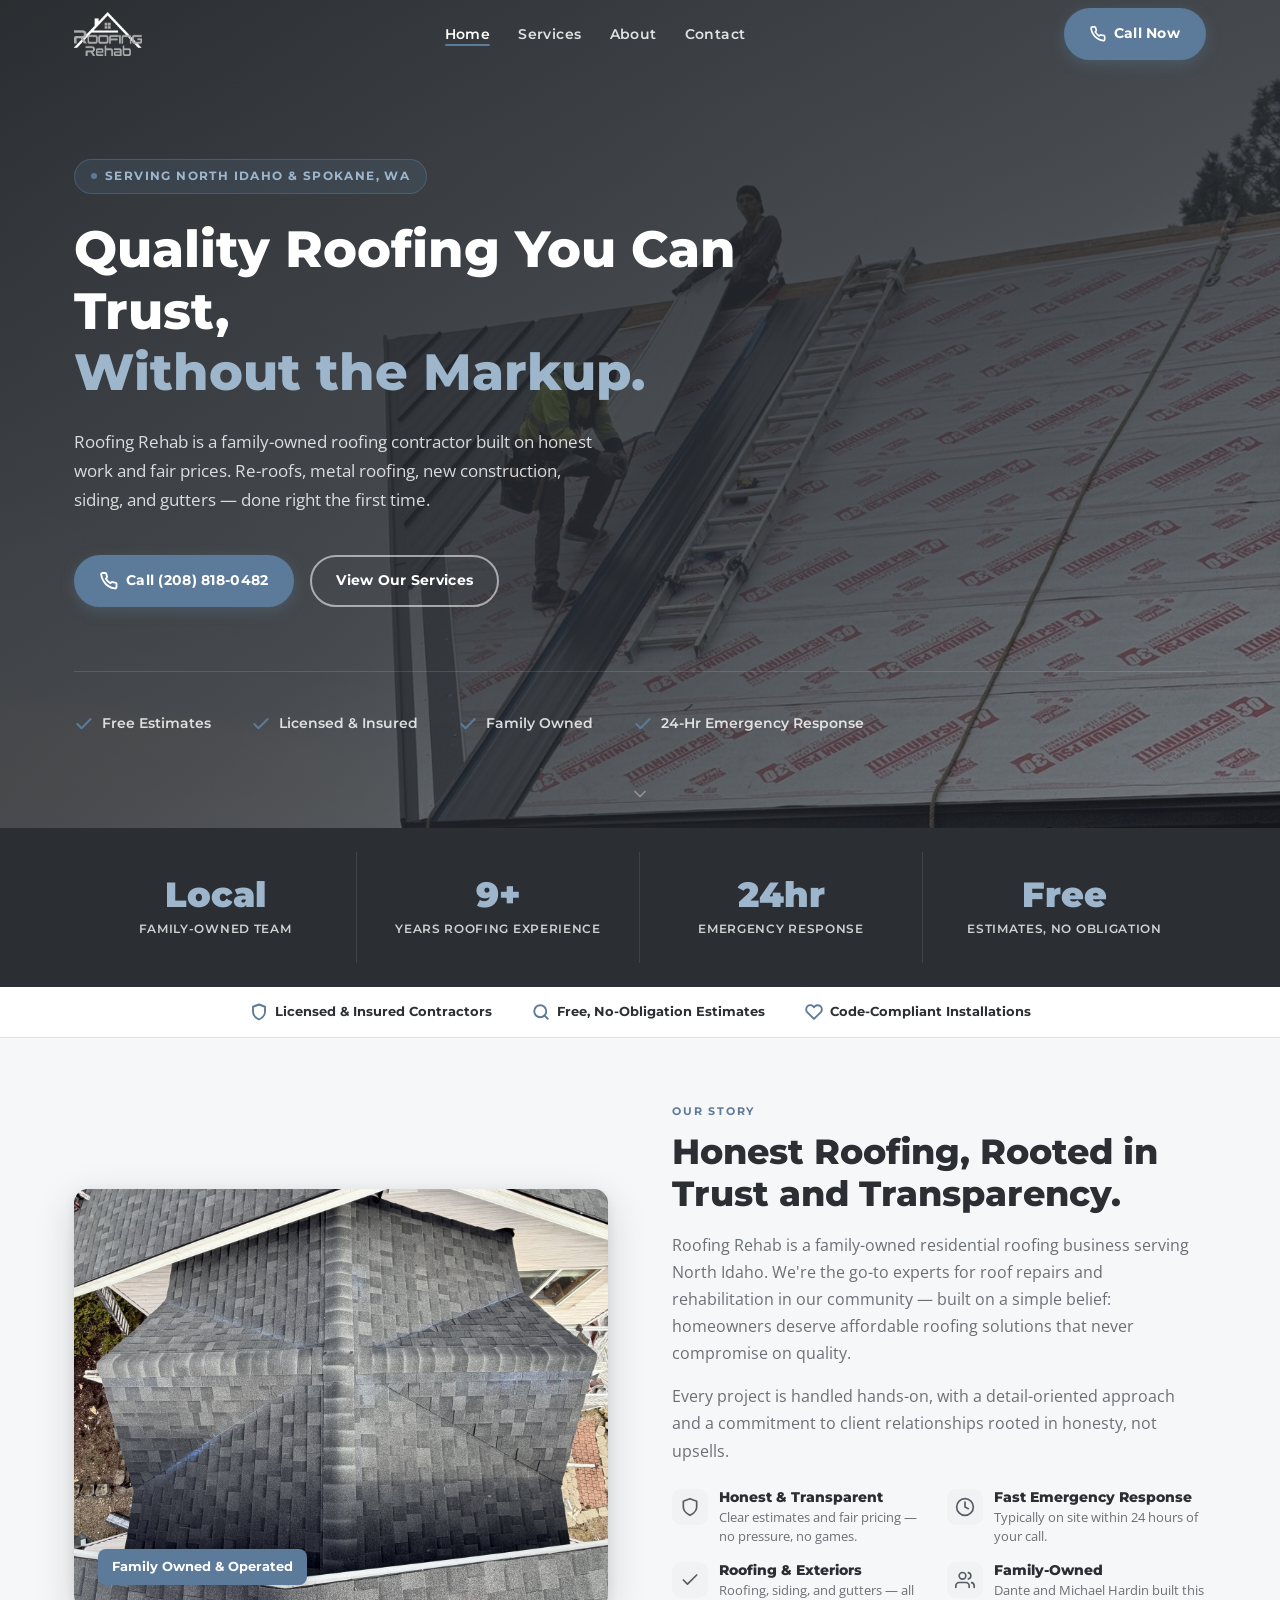
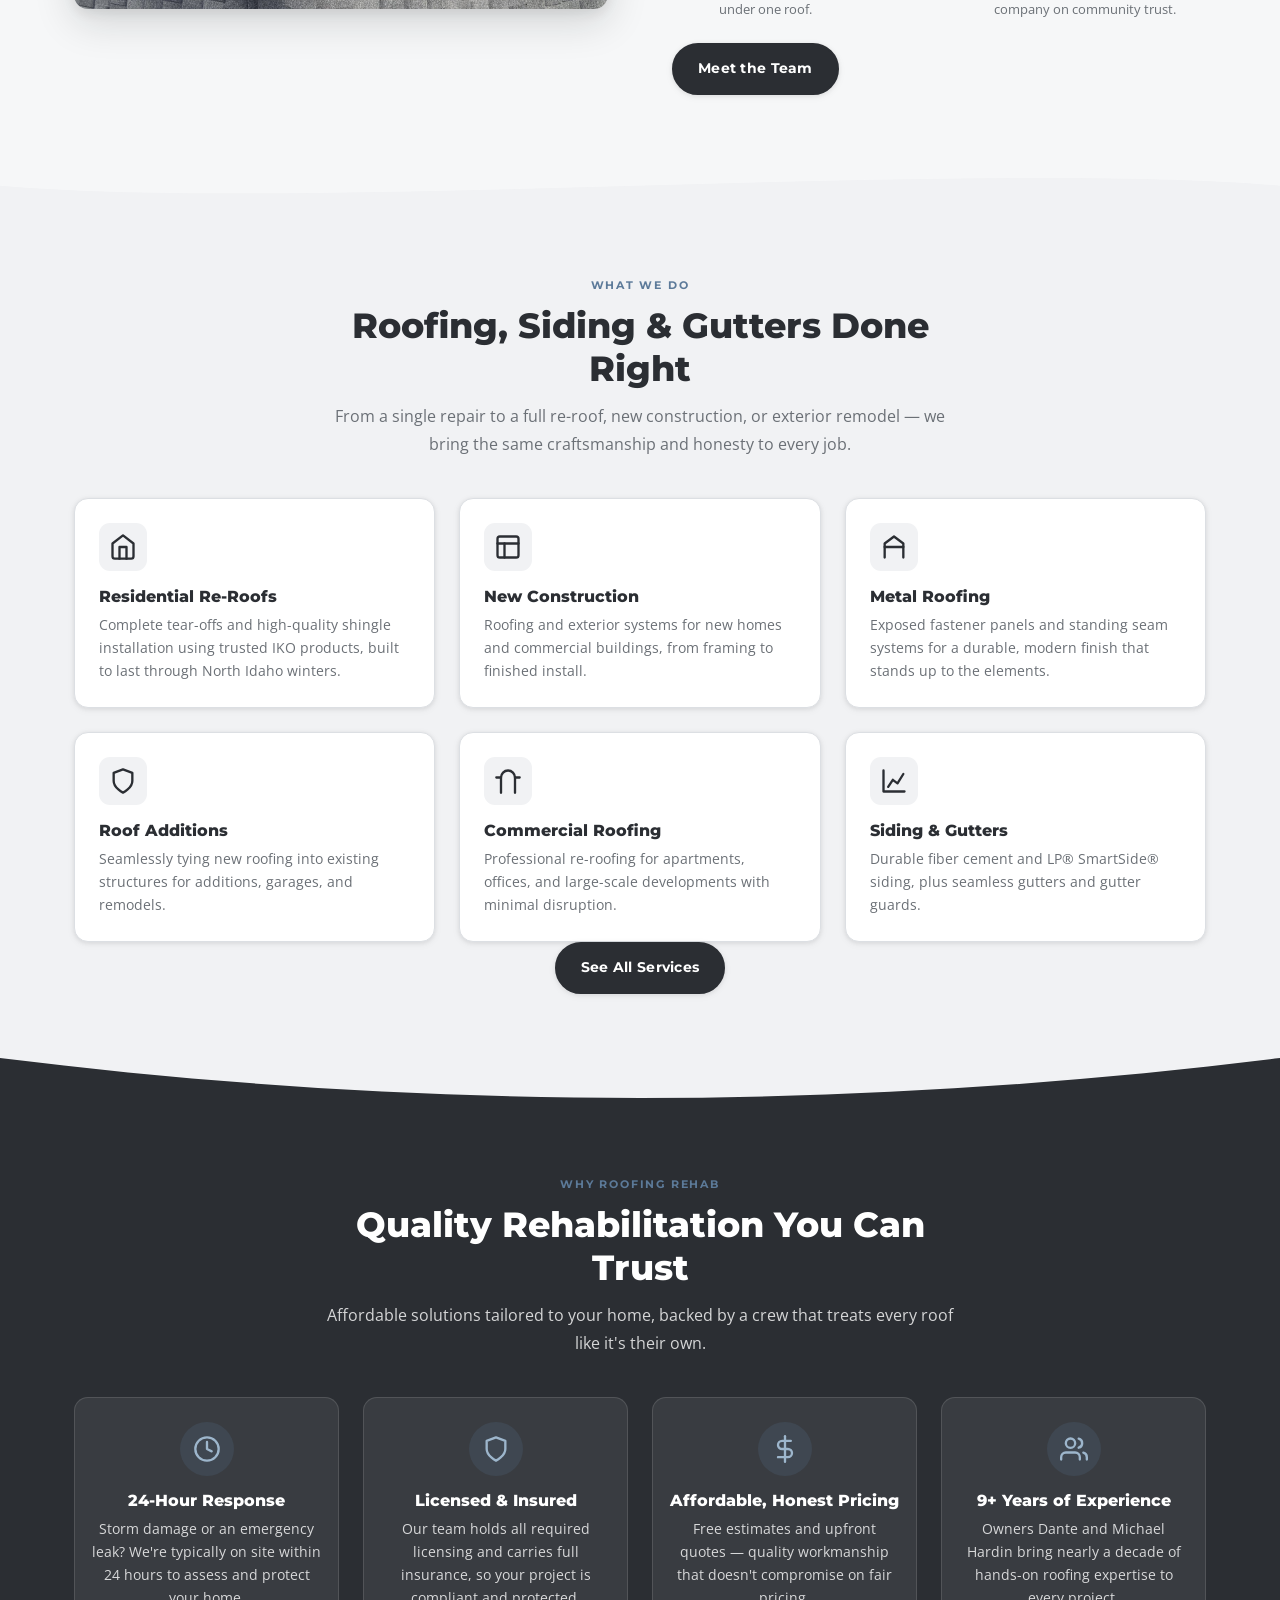
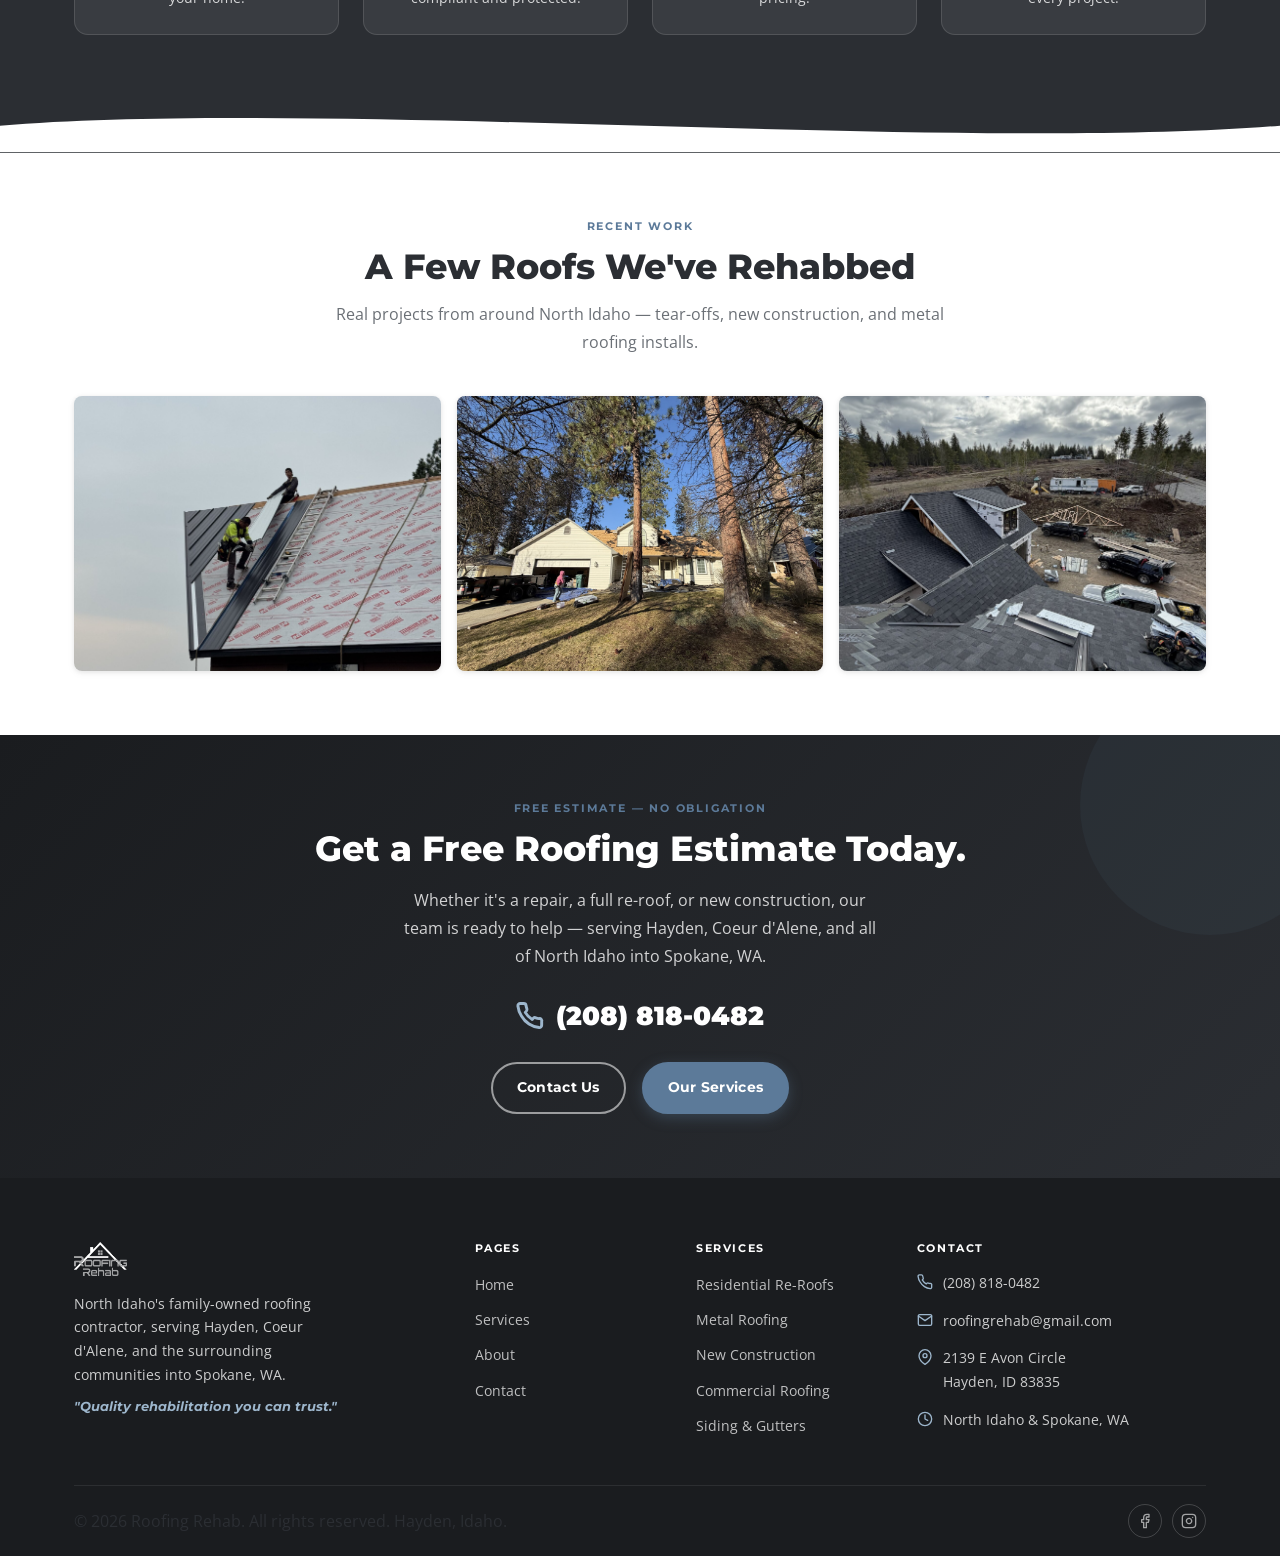
<file: index.html>
<!DOCTYPE html>
<html lang="en" class="no-js">
<head>
  <meta charset="UTF-8" />
  <meta name="viewport" content="width=device-width, initial-scale=1.0" />
  <title>Roofing Rehab | Roofing, Siding & Gutters — Hayden, ID &amp; North Idaho</title>
  <meta name="description" content="Family-owned roofing contractor serving Hayden, Coeur d'Alene &amp; North Idaho into Spokane, WA. Re-roofs, metal roofing, siding &amp; gutters. Free estimates: (208) 818-0482." />
  <link rel="canonical" href="https://roofing-rehab.com/" />

  <!-- Open Graph / Twitter -->
  <meta property="og:type" content="website" />
  <meta property="og:site_name" content="Roofing Rehab" />
  <meta property="og:title" content="Roofing Rehab | Roofing, Siding & Gutters — Hayden, ID & North Idaho" />
  <meta property="og:description" content="Family-owned roofing contractor serving Hayden, Coeur d'Alene & North Idaho into Spokane, WA. Re-roofs, metal roofing, siding & gutters. Free estimates." />
  <meta property="og:url" content="https://roofing-rehab.com/" />
  <meta property="og:image" content="https://roofing-rehab.com/images/og-image.jpg" />
  <meta property="og:image:width" content="1200" />
  <meta property="og:image:height" content="630" />
  <meta property="og:locale" content="en_US" />
  <meta name="twitter:card" content="summary_large_image" />
  <meta name="twitter:title" content="Roofing Rehab | Roofing, Siding & Gutters — Hayden, ID & North Idaho" />
  <meta name="twitter:description" content="Family-owned roofing contractor serving Hayden, Coeur d'Alene & North Idaho into Spokane, WA. Free estimates: (208) 818-0482." />
  <meta name="twitter:image" content="https://roofing-rehab.com/images/og-image.jpg" />

  <!-- Fonts -->
  <link rel="preconnect" href="https://fonts.googleapis.com" />
  <link rel="preconnect" href="https://fonts.gstatic.com" crossorigin />
  <link rel="stylesheet" href="https://fonts.googleapis.com/css2?family=Montserrat:wght@700;800;900&family=Open+Sans:wght@400;500;600&display=swap" />

  <link rel="stylesheet" href="css/styles.css" />
  <link rel="icon" href="images/favicon.ico" sizes="any" />
  <link rel="icon" type="image/png" sizes="32x32" href="images/favicon-32x32.png" />
  <link rel="icon" type="image/png" sizes="16x16" href="images/favicon-16x16.png" />
  <link rel="apple-touch-icon" href="images/apple-touch-icon.png" />

  <!-- LocalBusiness / RoofingContractor structured data -->
  <script type="application/ld+json">
  {
    "@context": "https://schema.org",
    "@type": "RoofingContractor",
    "name": "Roofing Rehab",
    "image": "https://roofing-rehab.com/images/logo-1600.jpg",
    "telephone": "+12088180482",
    "email": "roofingrehab@gmail.com",
    "url": "https://roofing-rehab.com/",
    "address": {
      "@type": "PostalAddress",
      "streetAddress": "2139 E Avon Circle",
      "addressLocality": "Hayden",
      "addressRegion": "ID",
      "postalCode": "83835",
      "addressCountry": "US"
    },
    "areaServed": [
      { "@type": "City", "name": "Hayden, ID" },
      { "@type": "City", "name": "Coeur d'Alene, ID" },
      { "@type": "City", "name": "Post Falls, ID" },
      { "@type": "City", "name": "Rathdrum, ID" },
      { "@type": "City", "name": "Spokane, WA" }
    ],
    "priceRange": "$$",
    "openingHoursSpecification": {
      "@type": "OpeningHoursSpecification",
      "dayOfWeek": ["Monday","Tuesday","Wednesday","Thursday","Friday"],
      "opens": "08:00",
      "closes": "18:00"
    },
    "hasOfferCatalog": {
      "@type": "OfferCatalog",
      "name": "Roofing Services",
      "itemListElement": [
        { "@type": "Offer", "itemOffered": { "@type": "Service", "name": "Residential Re-Roofs" } },
        { "@type": "Offer", "itemOffered": { "@type": "Service", "name": "Metal Roofing" } },
        { "@type": "Offer", "itemOffered": { "@type": "Service", "name": "New Construction Roofing" } },
        { "@type": "Offer", "itemOffered": { "@type": "Service", "name": "Commercial Roofing" } },
        { "@type": "Offer", "itemOffered": { "@type": "Service", "name": "Roof Additions" } },
        { "@type": "Offer", "itemOffered": { "@type": "Service", "name": "Siding Installation" } },
        { "@type": "Offer", "itemOffered": { "@type": "Service", "name": "Seamless Gutters" } },
        { "@type": "Offer", "itemOffered": { "@type": "Service", "name": "Roof Inspections" } },
        { "@type": "Offer", "itemOffered": { "@type": "Service", "name": "Emergency Roof Repair" } }
      ]
    },
    "sameAs": []
  }
  </script>
</head>
<body>

  <!-- Nav -->
  <nav class="nav">
    <div class="nav-inner">
      <a href="index.html" class="nav-logo">
        <img src="images/logo-white.png" alt="Roofing Rehab" />
      </a>
      <ul class="nav-links">
        <li><a href="index.html">Home</a></li>
        <li><a href="services.html">Services</a></li>
        <li><a href="about.html">About</a></li>
        <li><a href="contact.html">Contact</a></li>
      </ul>
      <a href="tel:+12088180482" class="btn btn-primary nav-cta pulse">
        <svg xmlns="http://www.w3.org/2000/svg" width="16" height="16" viewBox="0 0 24 24" fill="none" stroke="currentColor" stroke-width="2.5" stroke-linecap="round" stroke-linejoin="round"><path d="M22 16.92v3a2 2 0 0 1-2.18 2 19.79 19.79 0 0 1-8.63-3.07A19.5 19.5 0 0 1 4.69 12 19.79 19.79 0 0 1 1.62 3.46a2 2 0 0 1 1.99-2.17h3a2 2 0 0 1 2 1.72c.127.96.361 1.903.7 2.81a2 2 0 0 1-.45 2.11L7.91 8.91a16 16 0 0 0 6 6l.93-.94a2 2 0 0 1 2.11-.45c.907.339 1.85.573 2.81.7A2 2 0 0 1 22 16.92z"/></svg>
        Call Now
      </a>
      <div class="nav-hamburger" aria-label="Menu" role="button" tabindex="0">
        <span></span><span></span><span></span>
      </div>
    </div>
    <!-- Mobile Menu -->
    <div class="nav-mobile-menu">
      <a href="index.html">Home</a>
      <a href="services.html">Services</a>
      <a href="about.html">About</a>
      <a href="contact.html">Contact</a>
      <a href="tel:+12088180482" class="btn btn-primary">Call (208) 818-0482</a>
    </div>
  </nav>

  <!-- Hero -->
  <section class="hero">
    <div class="hero-bg">
      <img src="images/metal-roofing-install.jpg" alt="Roofing Rehab crew installing standing seam metal roofing" />
    </div>
    <div class="hero-content container">
      <div class="hero-badge"><span class="badge-dot"></span>Serving North Idaho &amp; Spokane, WA</div>
      <h1>Quality Roofing You Can Trust,<br /><span>Without the Markup.</span></h1>
      <p class="hero-sub">Roofing Rehab is a family-owned roofing contractor built on honest work and fair prices. Re-roofs, metal roofing, new construction, siding, and gutters — done right the first time.</p>
      <div class="hero-actions">
        <a href="tel:+12088180482" class="btn btn-primary pulse">
          <svg xmlns="http://www.w3.org/2000/svg" width="18" height="18" viewBox="0 0 24 24" fill="none" stroke="currentColor" stroke-width="2.5" stroke-linecap="round" stroke-linejoin="round"><path d="M22 16.92v3a2 2 0 0 1-2.18 2 19.79 19.79 0 0 1-8.63-3.07A19.5 19.5 0 0 1 4.69 12 19.79 19.79 0 0 1 1.62 3.46a2 2 0 0 1 1.99-2.17h3a2 2 0 0 1 2 1.72c.127.96.361 1.903.7 2.81a2 2 0 0 1-.45 2.11L7.91 8.91a16 16 0 0 0 6 6l.93-.94a2 2 0 0 1 2.11-.45c.907.339 1.85.573 2.81.7A2 2 0 0 1 22 16.92z"/></svg>
          Call (208) 818-0482
        </a>
        <a href="services.html" class="btn btn-outline">View Our Services</a>
      </div>
      <div class="hero-trust">
        <div class="hero-trust-item">
          <svg xmlns="http://www.w3.org/2000/svg" width="20" height="20" viewBox="0 0 24 24" fill="none" stroke="currentColor" stroke-width="2.5" stroke-linecap="round" stroke-linejoin="round"><polyline points="20 6 9 17 4 12"/></svg>
          Free Estimates
        </div>
        <div class="hero-trust-item">
          <svg xmlns="http://www.w3.org/2000/svg" width="20" height="20" viewBox="0 0 24 24" fill="none" stroke="currentColor" stroke-width="2.5" stroke-linecap="round" stroke-linejoin="round"><polyline points="20 6 9 17 4 12"/></svg>
          Licensed &amp; Insured
        </div>
        <div class="hero-trust-item">
          <svg xmlns="http://www.w3.org/2000/svg" width="20" height="20" viewBox="0 0 24 24" fill="none" stroke="currentColor" stroke-width="2.5" stroke-linecap="round" stroke-linejoin="round"><polyline points="20 6 9 17 4 12"/></svg>
          Family Owned
        </div>
        <div class="hero-trust-item">
          <svg xmlns="http://www.w3.org/2000/svg" width="20" height="20" viewBox="0 0 24 24" fill="none" stroke="currentColor" stroke-width="2.5" stroke-linecap="round" stroke-linejoin="round"><polyline points="20 6 9 17 4 12"/></svg>
          24-Hr Emergency Response
        </div>
      </div>
    </div>
    <div class="hero-scroll">
      <svg xmlns="http://www.w3.org/2000/svg" width="20" height="20" viewBox="0 0 24 24" fill="none" stroke="currentColor" stroke-width="2" stroke-linecap="round" stroke-linejoin="round"><polyline points="6 9 12 15 18 9"/></svg>
    </div>
  </section>

  <!-- Stats Bar -->
  <div class="stats-bar">
    <div class="container">
      <div class="stats-grid">
      <div class="stat-item reveal">
        <span class="stat-number">Local</span>
        <span class="stat-label">Family-Owned Team</span>
      </div>
      <div class="stat-item reveal">
        <span class="stat-number"><span data-count="9">0</span>+</span>
        <span class="stat-label">Years Roofing Experience</span>
      </div>
      <div class="stat-item reveal">
        <span class="stat-number"><span data-count="24">0</span>hr</span>
        <span class="stat-label">Emergency Response</span>
      </div>
      <div class="stat-item reveal">
        <span class="stat-number">Free</span>
        <span class="stat-label">Estimates, No Obligation</span>
      </div>
      </div>
    </div>
  </div>

  <!-- Trust Bar -->
  <div class="discount-bar">
    <div class="container">
      <div class="discount-item">
        <svg xmlns="http://www.w3.org/2000/svg" width="18" height="18" viewBox="0 0 24 24" fill="none" stroke="currentColor" stroke-width="2.5" stroke-linecap="round" stroke-linejoin="round"><path d="M12 22s8-4 8-10V5l-8-3-8 3v7c0 6 8 10 8 10z"/></svg>
        Licensed &amp; Insured Contractors
      </div>
      <div class="discount-item">
        <svg xmlns="http://www.w3.org/2000/svg" width="18" height="18" viewBox="0 0 24 24" fill="none" stroke="currentColor" stroke-width="2.5" stroke-linecap="round" stroke-linejoin="round"><circle cx="11" cy="11" r="8"/><line x1="21" y1="21" x2="16.65" y2="16.65"/></svg>
        Free, No-Obligation Estimates
      </div>
      <div class="discount-item">
        <svg xmlns="http://www.w3.org/2000/svg" width="18" height="18" viewBox="0 0 24 24" fill="none" stroke="currentColor" stroke-width="2.5" stroke-linecap="round" stroke-linejoin="round"><path d="M20.84 4.61a5.5 5.5 0 0 0-7.78 0L12 5.67l-1.06-1.06a5.5 5.5 0 0 0-7.78 7.78l1.06 1.06L12 21.23l7.78-7.78 1.06-1.06a5.5 5.5 0 0 0 0-7.78z"/></svg>
        Code-Compliant Installations
      </div>
    </div>
  </div>

  <!-- About Snippet -->
  <section class="section about-snippet">
    <div class="container">
      <div class="about-img-wrap reveal">
        <picture>
          <img src="images/underlayment-install.jpg"
            alt="Roofing Rehab crew installing synthetic underlayment on a new roof"
            width="1200" height="900"
            loading="lazy" />
        </picture>
        <div class="about-img-badge">Family Owned &amp; Operated</div>
      </div>
      <div class="about-text">
        <span class="section-label reveal">Our Story</span>
        <h2 class="reveal">Honest Roofing, Rooted in Trust and Transparency.</h2>
        <p class="reveal">Roofing Rehab is a family-owned residential roofing business serving North Idaho. We're the go-to experts for roof repairs and rehabilitation in our community — built on a simple belief: homeowners deserve affordable roofing solutions that never compromise on quality.</p>
        <p class="reveal">Every project is handled hands-on, with a detail-oriented approach and a commitment to client relationships rooted in honesty, not upsells.</p>
        <div class="about-values" data-stagger>
          <div class="about-value">
            <div class="about-value-icon">
              <svg xmlns="http://www.w3.org/2000/svg" width="20" height="20" viewBox="0 0 24 24" fill="none" stroke="currentColor" stroke-width="2" stroke-linecap="round" stroke-linejoin="round"><path d="M12 22s8-4 8-10V5l-8-3-8 3v7c0 6 8 10 8 10z"/></svg>
            </div>
            <div>
              <h4>Honest &amp; Transparent</h4>
              <p>Clear estimates and fair pricing — no pressure, no games.</p>
            </div>
          </div>
          <div class="about-value">
            <div class="about-value-icon">
              <svg xmlns="http://www.w3.org/2000/svg" width="20" height="20" viewBox="0 0 24 24" fill="none" stroke="currentColor" stroke-width="2" stroke-linecap="round" stroke-linejoin="round"><circle cx="12" cy="12" r="10"/><polyline points="12 6 12 12 16 14"/></svg>
            </div>
            <div>
              <h4>Fast Emergency Response</h4>
              <p>Typically on site within 24 hours of your call.</p>
            </div>
          </div>
          <div class="about-value">
            <div class="about-value-icon">
              <svg xmlns="http://www.w3.org/2000/svg" width="20" height="20" viewBox="0 0 24 24" fill="none" stroke="currentColor" stroke-width="2" stroke-linecap="round" stroke-linejoin="round"><polyline points="20 6 9 17 4 12"/></svg>
            </div>
            <div>
              <h4>Roofing &amp; Exteriors</h4>
              <p>Roofing, siding, and gutters — all under one roof.</p>
            </div>
          </div>
          <div class="about-value">
            <div class="about-value-icon">
              <svg xmlns="http://www.w3.org/2000/svg" width="20" height="20" viewBox="0 0 24 24" fill="none" stroke="currentColor" stroke-width="2" stroke-linecap="round" stroke-linejoin="round"><path d="M17 21v-2a4 4 0 0 0-4-4H5a4 4 0 0 0-4 4v2"/><circle cx="9" cy="7" r="4"/><path d="M23 21v-2a4 4 0 0 0-3-3.87"/><path d="M16 3.13a4 4 0 0 1 0 7.75"/></svg>
            </div>
            <div>
              <h4>Family-Owned</h4>
              <p>Dante and Michael Hardin built this company on community trust.</p>
            </div>
          </div>
        </div>
        <a href="about.html" class="btn btn-navy reveal">Meet the Team</a>
      </div><!-- /.about-text -->
    </div>
  </section>

  <!-- Wave -->
  <div class="wave">
    <svg viewBox="0 0 1440 60" xmlns="http://www.w3.org/2000/svg" preserveAspectRatio="none" style="fill:#F1F2F4;">
      <path d="M0,30 C360,60 1080,0 1440,30 L1440,60 L0,60 Z"/>
    </svg>
  </div>

  <!-- Services Preview -->
  <section class="section section-ice">
    <div class="container">
      <div class="section-header">
        <span class="section-label reveal">What We Do</span>
        <h2 class="reveal">Roofing, Siding &amp; Gutters Done Right</h2>
        <p class="reveal">From a single repair to a full re-roof, new construction, or exterior remodel — we bring the same craftsmanship and honesty to every job.</p>
      </div>
      <div class="services-grid" data-stagger>
        <div class="service-card" data-tilt>
          <div class="service-icon">
            <svg xmlns="http://www.w3.org/2000/svg" width="28" height="28" viewBox="0 0 24 24" fill="none" stroke="currentColor" stroke-width="2" stroke-linecap="round" stroke-linejoin="round"><path d="M3 9l9-7 9 7v11a2 2 0 0 1-2 2H5a2 2 0 0 1-2-2z"/><polyline points="9 22 9 12 15 12 15 22"/></svg>
          </div>
          <h3>Residential Re-Roofs</h3>
          <p>Complete tear-offs and high-quality shingle installation using trusted IKO products, built to last through North Idaho winters.</p>
        </div>
        <div class="service-card" data-tilt>
          <div class="service-icon">
            <svg xmlns="http://www.w3.org/2000/svg" width="28" height="28" viewBox="0 0 24 24" fill="none" stroke="currentColor" stroke-width="2" stroke-linecap="round" stroke-linejoin="round"><rect x="3" y="3" width="18" height="18" rx="2"/><line x1="3" y1="9" x2="21" y2="9"/><line x1="9" y1="21" x2="9" y2="9"/></svg>
          </div>
          <h3>New Construction</h3>
          <p>Roofing and exterior systems for new homes and commercial buildings, from framing to finished install.</p>
        </div>
        <div class="service-card" data-tilt>
          <div class="service-icon">
            <svg xmlns="http://www.w3.org/2000/svg" width="28" height="28" viewBox="0 0 24 24" fill="none" stroke="currentColor" stroke-width="2" stroke-linecap="round" stroke-linejoin="round"><path d="M4 21V9l8-6 8 6v12"/><path d="M4 12h16"/></svg>
          </div>
          <h3>Metal Roofing</h3>
          <p>Exposed fastener panels and standing seam systems for a durable, modern finish that stands up to the elements.</p>
        </div>
        <div class="service-card" data-tilt>
          <div class="service-icon">
            <svg xmlns="http://www.w3.org/2000/svg" width="28" height="28" viewBox="0 0 24 24" fill="none" stroke="currentColor" stroke-width="2" stroke-linecap="round" stroke-linejoin="round"><path d="M12 22s8-4 8-10V5l-8-3-8 3v7c0 6 8 10 8 10z"/></svg>
          </div>
          <h3>Roof Additions</h3>
          <p>Seamlessly tying new roofing into existing structures for additions, garages, and remodels.</p>
        </div>
        <div class="service-card" data-tilt>
          <div class="service-icon">
            <svg xmlns="http://www.w3.org/2000/svg" width="28" height="28" viewBox="0 0 24 24" fill="none" stroke="currentColor" stroke-width="2" stroke-linecap="round" stroke-linejoin="round"><path d="M6 22V9a6 6 0 0 1 12 0v13"/><path d="M2 9h4M18 9h4"/></svg>
          </div>
          <h3>Commercial Roofing</h3>
          <p>Professional re-roofing for apartments, offices, and large-scale developments with minimal disruption.</p>
        </div>
        <div class="service-card" data-tilt>
          <div class="service-icon">
            <svg xmlns="http://www.w3.org/2000/svg" width="28" height="28" viewBox="0 0 24 24" fill="none" stroke="currentColor" stroke-width="2" stroke-linecap="round" stroke-linejoin="round"><path d="M3 3v18h18"/><path d="M7 17l4-6 4 3 5-8"/></svg>
          </div>
          <h3>Siding &amp; Gutters</h3>
          <p>Durable fiber cement and LP&reg; SmartSide&reg; siding, plus seamless gutters and gutter guards.</p>
        </div>
      </div>
      <div class="section-header reveal" style="margin-top:0; max-width:none; margin-bottom:0;">
        <a href="services.html" class="btn btn-navy">See All Services</a>
      </div>
    </div>
  </section>

  <!-- Wave -->
  <div class="wave" style="background:#F1F2F4;">
    <svg viewBox="0 0 1440 60" xmlns="http://www.w3.org/2000/svg" preserveAspectRatio="none" style="fill:#2B2E33;">
      <path d="M0,0 C480,60 960,60 1440,0 L1440,60 L0,60 Z"/>
    </svg>
  </div>

  <!-- Why Choose Us -->
  <section class="section section-navy">
    <div class="container">
      <div class="section-header">
        <span class="section-label reveal">Why Roofing Rehab</span>
        <h2 class="reveal section-header-light">Quality Rehabilitation You Can Trust</h2>
        <p class="reveal section-header-light">Affordable solutions tailored to your home, backed by a crew that treats every roof like it's their own.</p>
      </div>
      <div class="why-grid" data-stagger>
        <div class="why-card">
          <div class="why-icon">
            <svg xmlns="http://www.w3.org/2000/svg" width="28" height="28" viewBox="0 0 24 24" fill="none" stroke="currentColor" stroke-width="2" stroke-linecap="round" stroke-linejoin="round"><circle cx="12" cy="12" r="10"/><polyline points="12 6 12 12 16 14"/></svg>
          </div>
          <h3>24-Hour Response</h3>
          <p>Storm damage or an emergency leak? We're typically on site within 24 hours to assess and protect your home.</p>
        </div>
        <div class="why-card">
          <div class="why-icon">
            <svg xmlns="http://www.w3.org/2000/svg" width="28" height="28" viewBox="0 0 24 24" fill="none" stroke="currentColor" stroke-width="2" stroke-linecap="round" stroke-linejoin="round"><path d="M12 22s8-4 8-10V5l-8-3-8 3v7c0 6 8 10 8 10z"/></svg>
          </div>
          <h3>Licensed &amp; Insured</h3>
          <p>Our team holds all required licensing and carries full insurance, so your project is compliant and protected.</p>
        </div>
        <div class="why-card">
          <div class="why-icon">
            <svg xmlns="http://www.w3.org/2000/svg" width="28" height="28" viewBox="0 0 24 24" fill="none" stroke="currentColor" stroke-width="2" stroke-linecap="round" stroke-linejoin="round"><line x1="12" y1="1" x2="12" y2="23"/><path d="M17 5H9.5a3.5 3.5 0 0 0 0 7h5a3.5 3.5 0 0 1 0 7H6"/></svg>
          </div>
          <h3>Affordable, Honest Pricing</h3>
          <p>Free estimates and upfront quotes — quality workmanship that doesn't compromise on fair pricing.</p>
        </div>
        <div class="why-card">
          <div class="why-icon">
            <svg xmlns="http://www.w3.org/2000/svg" width="28" height="28" viewBox="0 0 24 24" fill="none" stroke="currentColor" stroke-width="2" stroke-linecap="round" stroke-linejoin="round"><path d="M17 21v-2a4 4 0 0 0-4-4H5a4 4 0 0 0-4 4v2"/><circle cx="9" cy="7" r="4"/><path d="M23 21v-2a4 4 0 0 0-3-3.87"/><path d="M16 3.13a4 4 0 0 1 0 7.75"/></svg>
          </div>
          <h3>9+ Years of Experience</h3>
          <p>Owners Dante and Michael Hardin bring nearly a decade of hands-on roofing expertise to every project.</p>
        </div>
      </div>
    </div>
  </section>

  <!-- Wave -->
  <div class="wave" style="background:#2B2E33;">
    <svg viewBox="0 0 1440 60" xmlns="http://www.w3.org/2000/svg" preserveAspectRatio="none" style="fill:#FFFFFF;">
      <path d="M0,30 C360,0 1080,60 1440,30 L1440,60 L0,60 Z"/>
    </svg>
  </div>

  <!-- Recent Work Gallery Snippet -->
  <section class="section section-alt">
    <div class="container">
      <div class="section-header">
        <span class="section-label reveal">Recent Work</span>
        <h2 class="reveal">A Few Roofs We've Rehabbed</h2>
        <p class="reveal">Real projects from around North Idaho — tear-offs, new construction, and metal roofing installs.</p>
      </div>
      <div class="gallery-grid reveal">
        <div class="gallery-item"><img src="images/metal-roofing-install.jpg" alt="Standing seam metal roofing installation" loading="lazy" /></div>
        <div class="gallery-item"><img src="images/residential-reroof-tearoff.jpg" alt="Residential roof tear-off and re-roof" loading="lazy" /></div>
        <div class="gallery-item"><img src="images/new-construction-framing.jpg" alt="New construction roof framing" loading="lazy" /></div>
      </div>
    </div>
  </section>

  <!-- CTA Banner -->
  <section class="cta-banner">
    <div class="container">
      <span class="section-label reveal">Free Estimate — No Obligation</span>
      <h2 class="reveal">Get a Free Roofing Estimate Today.</h2>
      <p class="reveal">Whether it's a repair, a full re-roof, or new construction, our team is ready to help — serving Hayden, Coeur d'Alene, and all of North Idaho into Spokane, WA.</p>
      <a href="tel:+12088180482" class="cta-phone reveal">
        <svg xmlns="http://www.w3.org/2000/svg" width="28" height="28" viewBox="0 0 24 24" fill="none" stroke="currentColor" stroke-width="2.5" stroke-linecap="round" stroke-linejoin="round"><path d="M22 16.92v3a2 2 0 0 1-2.18 2 19.79 19.79 0 0 1-8.63-3.07A19.5 19.5 0 0 1 4.69 12 19.79 19.79 0 0 1 1.62 3.46a2 2 0 0 1 1.99-2.17h3a2 2 0 0 1 2 1.72c.127.96.361 1.903.7 2.81a2 2 0 0 1-.45 2.11L7.91 8.91a16 16 0 0 0 6 6l.93-.94a2 2 0 0 1 2.11-.45c.907.339 1.85.573 2.81.7A2 2 0 0 1 22 16.92z"/></svg>
        (208) 818-0482
      </a>
      <div class="cta-actions reveal">
        <a href="contact.html" class="btn btn-outline">Contact Us</a>
        <a href="services.html" class="btn btn-primary">Our Services</a>
      </div>
    </div>
  </section>

  <!-- Footer -->
  <footer class="footer">
    <div class="container">
      <div class="footer-grid">
        <div class="footer-brand">
          <img src="images/logo-white.png" alt="Roofing Rehab" style="height:34px;" />
          <p>North Idaho's family-owned roofing contractor, serving Hayden, Coeur d'Alene, and the surrounding communities into Spokane, WA.</p>
          <div class="footer-tagline">"Quality rehabilitation you can trust."</div>
        </div>
        <div class="footer-col">
          <h4>Pages</h4>
          <ul>
            <li><a href="index.html">Home</a></li>
            <li><a href="services.html">Services</a></li>
            <li><a href="about.html">About</a></li>
            <li><a href="contact.html">Contact</a></li>
          </ul>
        </div>
        <div class="footer-col">
          <h4>Services</h4>
          <ul>
            <li><a href="services.html">Residential Re-Roofs</a></li>
            <li><a href="services.html">Metal Roofing</a></li>
            <li><a href="services.html">New Construction</a></li>
            <li><a href="services.html">Commercial Roofing</a></li>
            <li><a href="services.html">Siding &amp; Gutters</a></li>
          </ul>
        </div>
        <div class="footer-col">
          <h4>Contact</h4>
          <div class="footer-contact-item">
            <svg xmlns="http://www.w3.org/2000/svg" width="16" height="16" viewBox="0 0 24 24" fill="none" stroke="currentColor" stroke-width="2" stroke-linecap="round" stroke-linejoin="round"><path d="M22 16.92v3a2 2 0 0 1-2.18 2 19.79 19.79 0 0 1-8.63-3.07A19.5 19.5 0 0 1 4.69 12 19.79 19.79 0 0 1 1.62 3.46a2 2 0 0 1 1.99-2.17h3a2 2 0 0 1 2 1.72c.127.96.361 1.903.7 2.81a2 2 0 0 1-.45 2.11L7.91 8.91a16 16 0 0 0 6 6l.93-.94a2 2 0 0 1 2.11-.45c.907.339 1.85.573 2.81.7A2 2 0 0 1 22 16.92z"/></svg>
            <a href="tel:+12088180482">(208) 818-0482</a>
          </div>
          <div class="footer-contact-item">
            <svg xmlns="http://www.w3.org/2000/svg" width="16" height="16" viewBox="0 0 24 24" fill="none" stroke="currentColor" stroke-width="2" stroke-linecap="round" stroke-linejoin="round"><path d="M4 4h16c1.1 0 2 .9 2 2v12c0 1.1-.9 2-2 2H4c-1.1 0-2-.9-2-2V6c0-1.1.9-2 2-2z"/><polyline points="22,6 12,13 2,6"/></svg>
            <a href="mailto:roofingrehab@gmail.com">roofingrehab@gmail.com</a>
          </div>
          <div class="footer-contact-item">
            <svg xmlns="http://www.w3.org/2000/svg" width="16" height="16" viewBox="0 0 24 24" fill="none" stroke="currentColor" stroke-width="2" stroke-linecap="round" stroke-linejoin="round"><path d="M21 10c0 7-9 13-9 13s-9-6-9-13a9 9 0 0 1 18 0z"/><circle cx="12" cy="10" r="3"/></svg>
            <span>2139 E Avon Circle<br />Hayden, ID 83835</span>
          </div>
          <div class="footer-contact-item">
            <svg xmlns="http://www.w3.org/2000/svg" width="16" height="16" viewBox="0 0 24 24" fill="none" stroke="currentColor" stroke-width="2" stroke-linecap="round" stroke-linejoin="round"><circle cx="12" cy="12" r="10"/><polyline points="12 6 12 12 16 14"/></svg>
            <span>North Idaho &amp; Spokane, WA</span>
          </div>
        </div>
      </div>
      <div class="footer-bottom">
        <p>&copy; 2026 Roofing Rehab. All rights reserved. Hayden, Idaho.</p>
        <div class="footer-social">
          <a href="#" target="_blank" rel="noopener" aria-label="Facebook">
            <svg xmlns="http://www.w3.org/2000/svg" width="16" height="16" viewBox="0 0 24 24" fill="none" stroke="currentColor" stroke-width="2" stroke-linecap="round" stroke-linejoin="round"><path d="M18 2h-3a5 5 0 0 0-5 5v3H7v4h3v8h4v-8h3l1-4h-4V7a1 1 0 0 1 1-1h3z"/></svg>
          </a>
          <a href="#" target="_blank" rel="noopener" aria-label="Instagram">
            <svg xmlns="http://www.w3.org/2000/svg" width="16" height="16" viewBox="0 0 24 24" fill="none" stroke="currentColor" stroke-width="2" stroke-linecap="round" stroke-linejoin="round"><rect x="2" y="2" width="20" height="20" rx="5" ry="5"/><path d="M16 11.37A4 4 0 1 1 12.63 8 4 4 0 0 1 16 11.37z"/><line x1="17.5" y1="6.5" x2="17.51" y2="6.5"/></svg>
          </a>
        </div>
      </div>
    </div>
  </footer>

  <!-- Floating Action Button -->
  <a href="tel:+12088180482" class="fab" aria-label="Call Now">
    <svg xmlns="http://www.w3.org/2000/svg" width="20" height="20" viewBox="0 0 24 24" fill="none" stroke="currentColor" stroke-width="2.5" stroke-linecap="round" stroke-linejoin="round"><path d="M22 16.92v3a2 2 0 0 1-2.18 2 19.79 19.79 0 0 1-8.63-3.07A19.5 19.5 0 0 1 4.69 12 19.79 19.79 0 0 1 1.62 3.46a2 2 0 0 1 1.99-2.17h3a2 2 0 0 1 2 1.72c.127.96.361 1.903.7 2.81a2 2 0 0 1-.45 2.11L7.91 8.91a16 16 0 0 0 6 6l.93-.94a2 2 0 0 1 2.11-.45c.907.339 1.85.573 2.81.7A2 2 0 0 1 22 16.92z"/></svg>
    Call Now
  </a>

  <script src="js/main.js"></script>

</body>
</html>
</file>
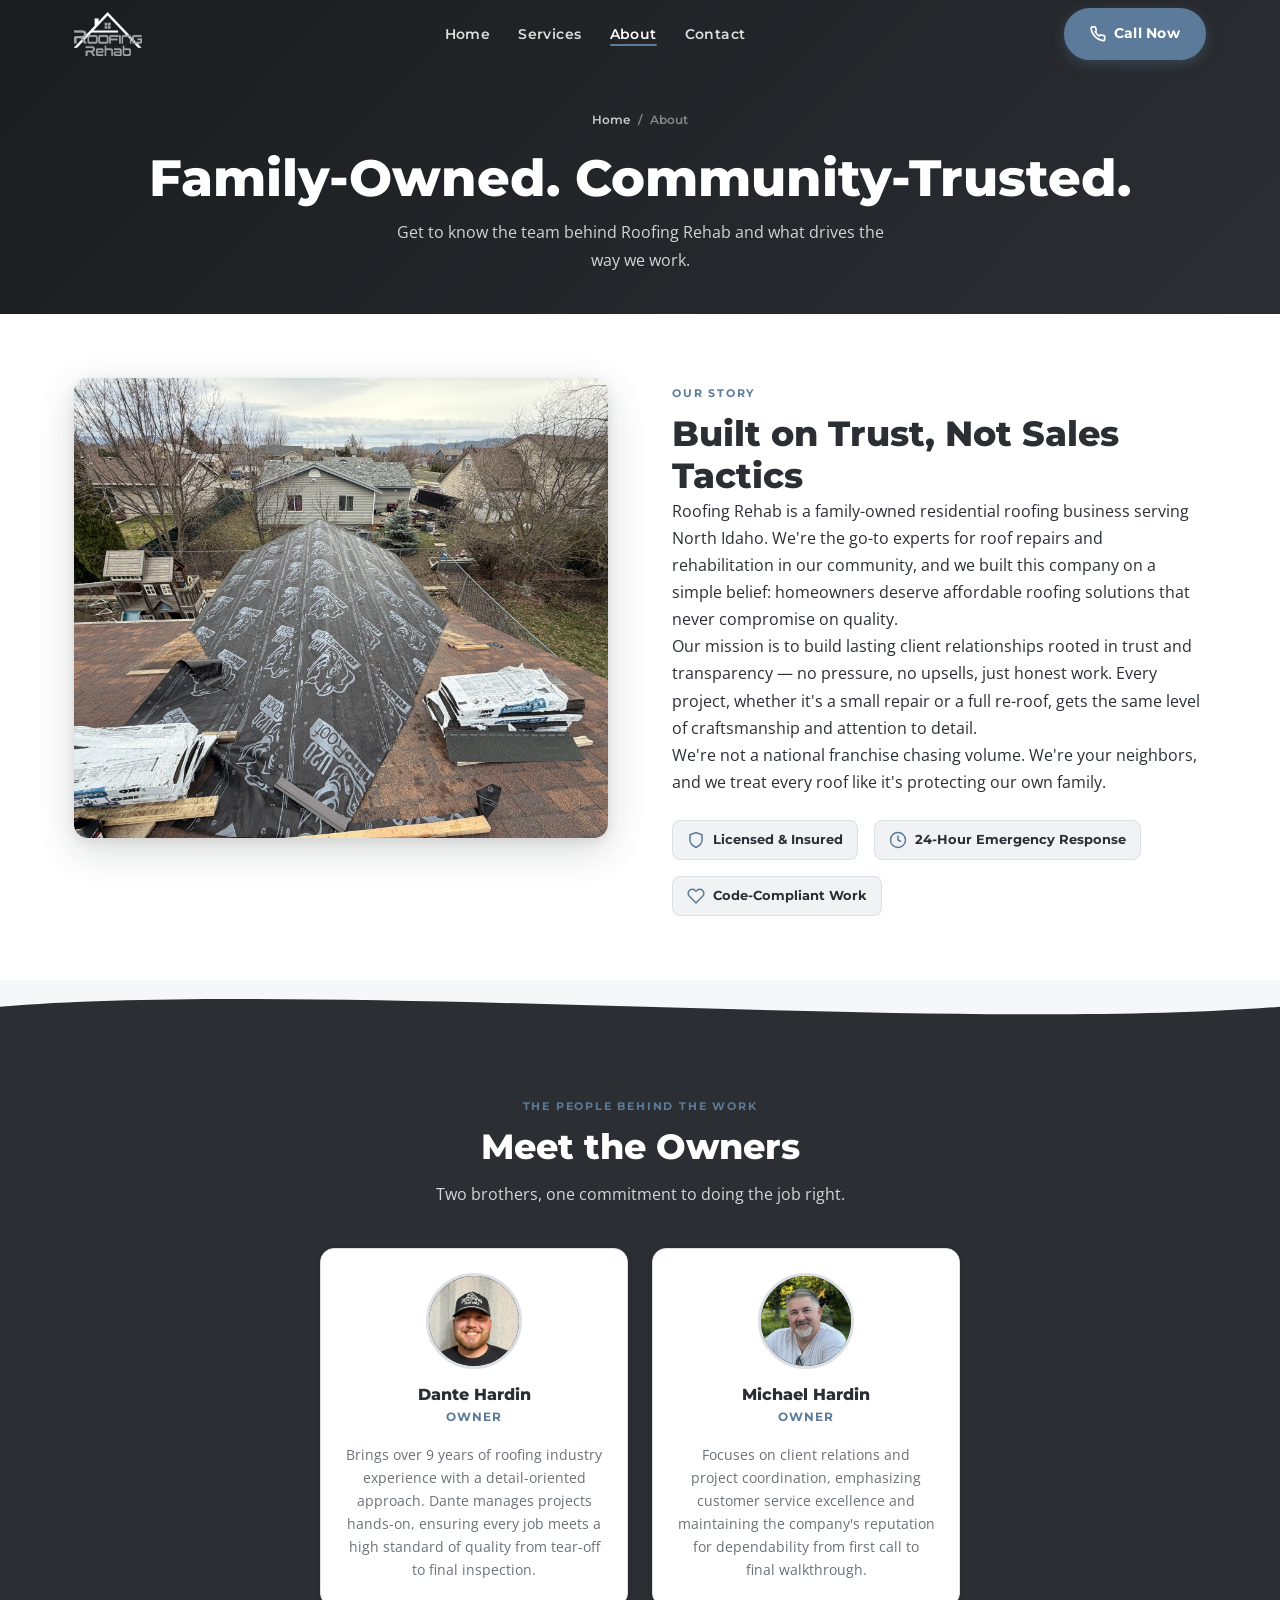
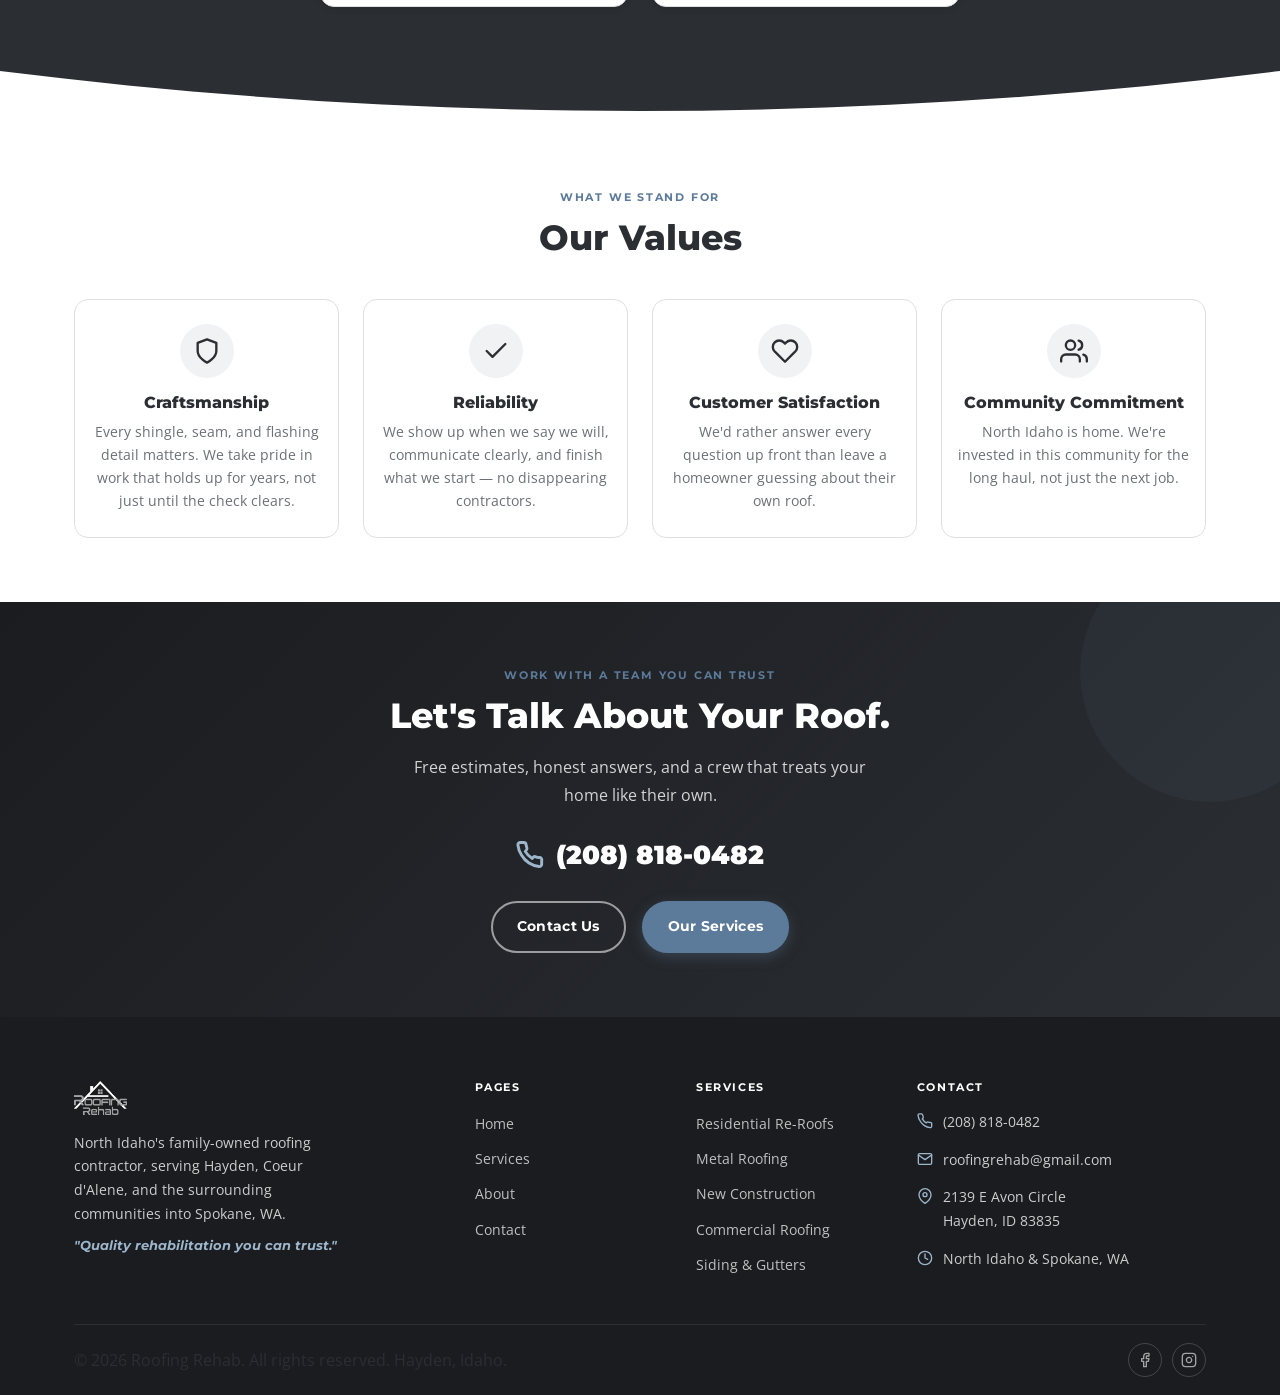
<file: about.html>
<!DOCTYPE html>
<html lang="en" class="no-js">
<head>
  <meta charset="UTF-8" />
  <meta name="viewport" content="width=device-width, initial-scale=1.0" />
  <title>About Us | Roofing Rehab — Family-Owned Roofing in Hayden, ID</title>
  <meta name="description" content="Meet the family behind Roofing Rehab. Owners Dante and Michael Hardin bring 9+ years of roofing experience to every project in North Idaho." />
  <link rel="canonical" href="https://roofing-rehab.com/about.html" />

  <!-- Open Graph / Twitter -->
  <meta property="og:type" content="website" />
  <meta property="og:site_name" content="Roofing Rehab" />
  <meta property="og:title" content="About Us | Roofing Rehab — Family-Owned Roofing in Hayden, ID" />
  <meta property="og:description" content="Meet the family behind Roofing Rehab. Owners Dante and Michael Hardin bring 9+ years of roofing experience to every project in North Idaho." />
  <meta property="og:url" content="https://roofing-rehab.com/about.html" />
  <meta property="og:image" content="https://roofing-rehab.com/images/og-image.jpg" />
  <meta property="og:image:width" content="1200" />
  <meta property="og:image:height" content="630" />
  <meta property="og:locale" content="en_US" />
  <meta name="twitter:card" content="summary_large_image" />
  <meta name="twitter:title" content="About Us | Roofing Rehab — Family-Owned Roofing in Hayden, ID" />
  <meta name="twitter:description" content="Meet the family behind Roofing Rehab. Owners Dante and Michael Hardin bring 9+ years of roofing experience to every project." />
  <meta name="twitter:image" content="https://roofing-rehab.com/images/og-image.jpg" />

  <link rel="preconnect" href="https://fonts.googleapis.com" />
  <link rel="preconnect" href="https://fonts.gstatic.com" crossorigin />
  <link rel="stylesheet" href="https://fonts.googleapis.com/css2?family=Montserrat:wght@700;800;900&family=Open+Sans:wght@400;500;600&display=swap" />
  <link rel="stylesheet" href="css/styles.css" />
  <link rel="icon" href="images/favicon.ico" sizes="any" />
  <link rel="icon" type="image/png" sizes="32x32" href="images/favicon-32x32.png" />
  <link rel="icon" type="image/png" sizes="16x16" href="images/favicon-16x16.png" />
  <link rel="apple-touch-icon" href="images/apple-touch-icon.png" />

  <!-- BreadcrumbList + AboutPage structured data -->
  <script type="application/ld+json">
  {
    "@context": "https://schema.org",
    "@type": "BreadcrumbList",
    "itemListElement": [
      { "@type": "ListItem", "position": 1, "name": "Home", "item": "https://roofing-rehab.com/" },
      { "@type": "ListItem", "position": 2, "name": "About", "item": "https://roofing-rehab.com/about.html" }
    ]
  }
  </script>
  <script type="application/ld+json">
  {
    "@context": "https://schema.org",
    "@type": "AboutPage",
    "url": "https://roofing-rehab.com/about.html",
    "mainEntity": {
      "@type": "RoofingContractor",
      "name": "Roofing Rehab",
      "founder": [
        {
          "@type": "Person",
          "name": "Dante Hardin",
          "jobTitle": "Owner",
          "image": "https://roofing-rehab.com/images/dante-hardin.jpg"
        },
        {
          "@type": "Person",
          "name": "Michael Hardin",
          "jobTitle": "Owner",
          "image": "https://roofing-rehab.com/images/mike-hardin.jpg"
        }
      ]
    }
  }
  </script>
</head>
<body>

  <!-- Nav -->
  <nav class="nav scrolled">
    <div class="nav-inner">
      <a href="index.html" class="nav-logo">
        <img src="images/logo-white.png" alt="Roofing Rehab" />
      </a>
      <ul class="nav-links">
        <li><a href="index.html">Home</a></li>
        <li><a href="services.html">Services</a></li>
        <li><a href="about.html">About</a></li>
        <li><a href="contact.html">Contact</a></li>
      </ul>
      <a href="tel:+12088180482" class="btn btn-primary nav-cta pulse">
        <svg xmlns="http://www.w3.org/2000/svg" width="16" height="16" viewBox="0 0 24 24" fill="none" stroke="currentColor" stroke-width="2.5" stroke-linecap="round" stroke-linejoin="round"><path d="M22 16.92v3a2 2 0 0 1-2.18 2 19.79 19.79 0 0 1-8.63-3.07A19.5 19.5 0 0 1 4.69 12 19.79 19.79 0 0 1 1.62 3.46a2 2 0 0 1 1.99-2.17h3a2 2 0 0 1 2 1.72c.127.96.361 1.903.7 2.81a2 2 0 0 1-.45 2.11L7.91 8.91a16 16 0 0 0 6 6l.93-.94a2 2 0 0 1 2.11-.45c.907.339 1.85.573 2.81.7A2 2 0 0 1 22 16.92z"/></svg>
        Call Now
      </a>
      <div class="nav-hamburger" aria-label="Menu" role="button" tabindex="0">
        <span></span><span></span><span></span>
      </div>
    </div>
    <div class="nav-mobile-menu">
      <a href="index.html">Home</a>
      <a href="services.html">Services</a>
      <a href="about.html">About</a>
      <a href="contact.html">Contact</a>
      <a href="tel:+12088180482" class="btn btn-primary">Call (208) 818-0482</a>
    </div>
  </nav>

  <!-- Page Hero -->
  <div class="page-hero">
    <div class="container">
      <div class="breadcrumb"><a href="index.html">Home</a> <span>/</span> About</div>
      <h1 class="reveal">Family-Owned. Community-Trusted.</h1>
      <p class="reveal">Get to know the team behind Roofing Rehab and what drives the way we work.</p>
    </div>
  </div>

  <!-- Story -->
  <section class="section section-alt about-story">
    <div class="container">
      <div class="about-story-img reveal">
        <img src="images/jobsite-overview.jpg" alt="Roofing Rehab jobsite with underlayment installed, staged for shingles" loading="lazy" />
      </div>
      <div>
        <span class="section-label reveal">Our Story</span>
        <h2 class="reveal">Built on Trust, Not Sales Tactics</h2>
        <p class="reveal">Roofing Rehab is a family-owned residential roofing business serving North Idaho. We're the go-to experts for roof repairs and rehabilitation in our community, and we built this company on a simple belief: homeowners deserve affordable roofing solutions that never compromise on quality.</p>
        <p class="reveal">Our mission is to build lasting client relationships rooted in trust and transparency — no pressure, no upsells, just honest work. Every project, whether it's a small repair or a full re-roof, gets the same level of craftsmanship and attention to detail.</p>
        <p class="reveal">We're not a national franchise chasing volume. We're your neighbors, and we treat every roof like it's protecting our own family.</p>
        <div class="certifications reveal">
          <div class="cert-badge">
            <svg xmlns="http://www.w3.org/2000/svg" width="18" height="18" viewBox="0 0 24 24" fill="none" stroke="currentColor" stroke-width="2"><path d="M12 22s8-4 8-10V5l-8-3-8 3v7c0 6 8 10 8 10z"/></svg>
            Licensed &amp; Insured
          </div>
          <div class="cert-badge">
            <svg xmlns="http://www.w3.org/2000/svg" width="18" height="18" viewBox="0 0 24 24" fill="none" stroke="currentColor" stroke-width="2"><circle cx="12" cy="12" r="10"/><polyline points="12 6 12 12 16 14"/></svg>
            24-Hour Emergency Response
          </div>
          <div class="cert-badge">
            <svg xmlns="http://www.w3.org/2000/svg" width="18" height="18" viewBox="0 0 24 24" fill="none" stroke="currentColor" stroke-width="2"><path d="M20.84 4.61a5.5 5.5 0 0 0-7.78 0L12 5.67l-1.06-1.06a5.5 5.5 0 0 0-7.78 7.78l1.06 1.06L12 21.23l7.78-7.78 1.06-1.06a5.5 5.5 0 0 0 0-7.78z"/></svg>
            Code-Compliant Work
          </div>
        </div>
      </div>
    </div>
  </section>

  <!-- Wave -->
  <div class="wave">
    <svg viewBox="0 0 1440 60" xmlns="http://www.w3.org/2000/svg" preserveAspectRatio="none" style="fill:#2B2E33;">
      <path d="M0,30 C360,0 1080,60 1440,30 L1440,60 L0,60 Z"/>
    </svg>
  </div>

  <!-- Team -->
  <section class="section section-navy">
    <div class="container">
      <div class="section-header">
        <span class="section-label reveal">The People Behind the Work</span>
        <h2 class="reveal section-header-light">Meet the Owners</h2>
        <p class="reveal section-header-light">Two brothers, one commitment to doing the job right.</p>
      </div>
      <div class="team-grid" data-stagger>
        <div class="team-card">
          <div class="team-avatar">
            <img src="images/dante-hardin.jpg" alt="Dante Hardin, Owner of Roofing Rehab" loading="lazy" />
          </div>
          <h3>Dante Hardin</h3>
          <span class="team-role">Owner</span>
          <p>Brings over 9 years of roofing industry experience with a detail-oriented approach. Dante manages projects hands-on, ensuring every job meets a high standard of quality from tear-off to final inspection.</p>
        </div>
        <div class="team-card">
          <div class="team-avatar">
            <img src="images/mike-hardin.jpg" alt="Michael Hardin, Owner of Roofing Rehab" loading="lazy" />
          </div>
          <h3>Michael Hardin</h3>
          <span class="team-role">Owner</span>
          <p>Focuses on client relations and project coordination, emphasizing customer service excellence and maintaining the company's reputation for dependability from first call to final walkthrough.</p>
        </div>
      </div>
    </div>
  </section>

  <!-- Wave -->
  <div class="wave" style="background:#2B2E33;">
    <svg viewBox="0 0 1440 60" xmlns="http://www.w3.org/2000/svg" preserveAspectRatio="none" style="fill:#FFFFFF;">
      <path d="M0,0 C480,60 960,60 1440,0 L1440,60 L0,60 Z"/>
    </svg>
  </div>

  <!-- Values -->
  <section class="section section-alt">
    <div class="container">
      <div class="section-header">
        <span class="section-label reveal">What We Stand For</span>
        <h2 class="reveal">Our Values</h2>
      </div>
      <div class="why-grid" data-stagger>
        <div class="why-card light">
          <div class="why-icon">
            <svg xmlns="http://www.w3.org/2000/svg" width="28" height="28" viewBox="0 0 24 24" fill="none" stroke="currentColor" stroke-width="2" stroke-linecap="round" stroke-linejoin="round"><path d="M12 22s8-4 8-10V5l-8-3-8 3v7c0 6 8 10 8 10z"/></svg>
          </div>
          <h3>Craftsmanship</h3>
          <p>Every shingle, seam, and flashing detail matters. We take pride in work that holds up for years, not just until the check clears.</p>
        </div>
        <div class="why-card light">
          <div class="why-icon">
            <svg xmlns="http://www.w3.org/2000/svg" width="28" height="28" viewBox="0 0 24 24" fill="none" stroke="currentColor" stroke-width="2" stroke-linecap="round" stroke-linejoin="round"><polyline points="20 6 9 17 4 12"/></svg>
          </div>
          <h3>Reliability</h3>
          <p>We show up when we say we will, communicate clearly, and finish what we start — no disappearing contractors.</p>
        </div>
        <div class="why-card light">
          <div class="why-icon">
            <svg xmlns="http://www.w3.org/2000/svg" width="28" height="28" viewBox="0 0 24 24" fill="none" stroke="currentColor" stroke-width="2" stroke-linecap="round" stroke-linejoin="round"><path d="M20.84 4.61a5.5 5.5 0 0 0-7.78 0L12 5.67l-1.06-1.06a5.5 5.5 0 0 0-7.78 7.78l1.06 1.06L12 21.23l7.78-7.78 1.06-1.06a5.5 5.5 0 0 0 0-7.78z"/></svg>
          </div>
          <h3>Customer Satisfaction</h3>
          <p>We'd rather answer every question up front than leave a homeowner guessing about their own roof.</p>
        </div>
        <div class="why-card light">
          <div class="why-icon">
            <svg xmlns="http://www.w3.org/2000/svg" width="28" height="28" viewBox="0 0 24 24" fill="none" stroke="currentColor" stroke-width="2" stroke-linecap="round" stroke-linejoin="round"><path d="M17 21v-2a4 4 0 0 0-4-4H5a4 4 0 0 0-4 4v2"/><circle cx="9" cy="7" r="4"/><path d="M23 21v-2a4 4 0 0 0-3-3.87"/><path d="M16 3.13a4 4 0 0 1 0 7.75"/></svg>
          </div>
          <h3>Community Commitment</h3>
          <p>North Idaho is home. We're invested in this community for the long haul, not just the next job.</p>
        </div>
      </div>
    </div>
  </section>

  <!-- CTA Banner -->
  <section class="cta-banner">
    <div class="container">
      <span class="section-label reveal">Work With a Team You Can Trust</span>
      <h2 class="reveal">Let's Talk About Your Roof.</h2>
      <p class="reveal">Free estimates, honest answers, and a crew that treats your home like their own.</p>
      <a href="tel:+12088180482" class="cta-phone reveal">
        <svg xmlns="http://www.w3.org/2000/svg" width="28" height="28" viewBox="0 0 24 24" fill="none" stroke="currentColor" stroke-width="2.5" stroke-linecap="round" stroke-linejoin="round"><path d="M22 16.92v3a2 2 0 0 1-2.18 2 19.79 19.79 0 0 1-8.63-3.07A19.5 19.5 0 0 1 4.69 12 19.79 19.79 0 0 1 1.62 3.46a2 2 0 0 1 1.99-2.17h3a2 2 0 0 1 2 1.72c.127.96.361 1.903.7 2.81a2 2 0 0 1-.45 2.11L7.91 8.91a16 16 0 0 0 6 6l.93-.94a2 2 0 0 1 2.11-.45c.907.339 1.85.573 2.81.7A2 2 0 0 1 22 16.92z"/></svg>
        (208) 818-0482
      </a>
      <div class="cta-actions reveal">
        <a href="contact.html" class="btn btn-outline">Contact Us</a>
        <a href="services.html" class="btn btn-primary">Our Services</a>
      </div>
    </div>
  </section>

  <!-- Footer -->
  <footer class="footer">
    <div class="container">
      <div class="footer-grid">
        <div class="footer-brand">
          <img src="images/logo-white.png" alt="Roofing Rehab" style="height:34px;" />
          <p>North Idaho's family-owned roofing contractor, serving Hayden, Coeur d'Alene, and the surrounding communities into Spokane, WA.</p>
          <div class="footer-tagline">"Quality rehabilitation you can trust."</div>
        </div>
        <div class="footer-col">
          <h4>Pages</h4>
          <ul>
            <li><a href="index.html">Home</a></li>
            <li><a href="services.html">Services</a></li>
            <li><a href="about.html">About</a></li>
            <li><a href="contact.html">Contact</a></li>
          </ul>
        </div>
        <div class="footer-col">
          <h4>Services</h4>
          <ul>
            <li><a href="services.html">Residential Re-Roofs</a></li>
            <li><a href="services.html">Metal Roofing</a></li>
            <li><a href="services.html">New Construction</a></li>
            <li><a href="services.html">Commercial Roofing</a></li>
            <li><a href="services.html">Siding &amp; Gutters</a></li>
          </ul>
        </div>
        <div class="footer-col">
          <h4>Contact</h4>
          <div class="footer-contact-item">
            <svg xmlns="http://www.w3.org/2000/svg" width="16" height="16" viewBox="0 0 24 24" fill="none" stroke="currentColor" stroke-width="2" stroke-linecap="round" stroke-linejoin="round"><path d="M22 16.92v3a2 2 0 0 1-2.18 2 19.79 19.79 0 0 1-8.63-3.07A19.5 19.5 0 0 1 4.69 12 19.79 19.79 0 0 1 1.62 3.46a2 2 0 0 1 1.99-2.17h3a2 2 0 0 1 2 1.72c.127.96.361 1.903.7 2.81a2 2 0 0 1-.45 2.11L7.91 8.91a16 16 0 0 0 6 6l.93-.94a2 2 0 0 1 2.11-.45c.907.339 1.85.573 2.81.7A2 2 0 0 1 22 16.92z"/></svg>
            <a href="tel:+12088180482">(208) 818-0482</a>
          </div>
          <div class="footer-contact-item">
            <svg xmlns="http://www.w3.org/2000/svg" width="16" height="16" viewBox="0 0 24 24" fill="none" stroke="currentColor" stroke-width="2" stroke-linecap="round" stroke-linejoin="round"><path d="M4 4h16c1.1 0 2 .9 2 2v12c0 1.1-.9 2-2 2H4c-1.1 0-2-.9-2-2V6c0-1.1.9-2 2-2z"/><polyline points="22,6 12,13 2,6"/></svg>
            <a href="mailto:roofingrehab@gmail.com">roofingrehab@gmail.com</a>
          </div>
          <div class="footer-contact-item">
            <svg xmlns="http://www.w3.org/2000/svg" width="16" height="16" viewBox="0 0 24 24" fill="none" stroke="currentColor" stroke-width="2" stroke-linecap="round" stroke-linejoin="round"><path d="M21 10c0 7-9 13-9 13s-9-6-9-13a9 9 0 0 1 18 0z"/><circle cx="12" cy="10" r="3"/></svg>
            <span>2139 E Avon Circle<br />Hayden, ID 83835</span>
          </div>
          <div class="footer-contact-item">
            <svg xmlns="http://www.w3.org/2000/svg" width="16" height="16" viewBox="0 0 24 24" fill="none" stroke="currentColor" stroke-width="2" stroke-linecap="round" stroke-linejoin="round"><circle cx="12" cy="12" r="10"/><polyline points="12 6 12 12 16 14"/></svg>
            <span>North Idaho &amp; Spokane, WA</span>
          </div>
        </div>
      </div>
      <div class="footer-bottom">
        <p>&copy; 2026 Roofing Rehab. All rights reserved. Hayden, Idaho.</p>
        <div class="footer-social">
          <a href="#" target="_blank" rel="noopener" aria-label="Facebook">
            <svg xmlns="http://www.w3.org/2000/svg" width="16" height="16" viewBox="0 0 24 24" fill="none" stroke="currentColor" stroke-width="2" stroke-linecap="round" stroke-linejoin="round"><path d="M18 2h-3a5 5 0 0 0-5 5v3H7v4h3v8h4v-8h3l1-4h-4V7a1 1 0 0 1 1-1h3z"/></svg>
          </a>
          <a href="#" target="_blank" rel="noopener" aria-label="Instagram">
            <svg xmlns="http://www.w3.org/2000/svg" width="16" height="16" viewBox="0 0 24 24" fill="none" stroke="currentColor" stroke-width="2" stroke-linecap="round" stroke-linejoin="round"><rect x="2" y="2" width="20" height="20" rx="5" ry="5"/><path d="M16 11.37A4 4 0 1 1 12.63 8 4 4 0 0 1 16 11.37z"/><line x1="17.5" y1="6.5" x2="17.51" y2="6.5"/></svg>
          </a>
        </div>
      </div>
    </div>
  </footer>

  <a href="tel:+12088180482" class="fab" aria-label="Call Now">
    <svg xmlns="http://www.w3.org/2000/svg" width="20" height="20" viewBox="0 0 24 24" fill="none" stroke="currentColor" stroke-width="2.5" stroke-linecap="round" stroke-linejoin="round"><path d="M22 16.92v3a2 2 0 0 1-2.18 2 19.79 19.79 0 0 1-8.63-3.07A19.5 19.5 0 0 1 4.69 12 19.79 19.79 0 0 1 1.62 3.46a2 2 0 0 1 1.99-2.17h3a2 2 0 0 1 2 1.72c.127.96.361 1.903.7 2.81a2 2 0 0 1-.45 2.11L7.91 8.91a16 16 0 0 0 6 6l.93-.94a2 2 0 0 1 2.11-.45c.907.339 1.85.573 2.81.7A2 2 0 0 1 22 16.92z"/></svg>
    Call Now
  </a>

  <script src="js/main.js"></script>

</body>
</html>
</file>
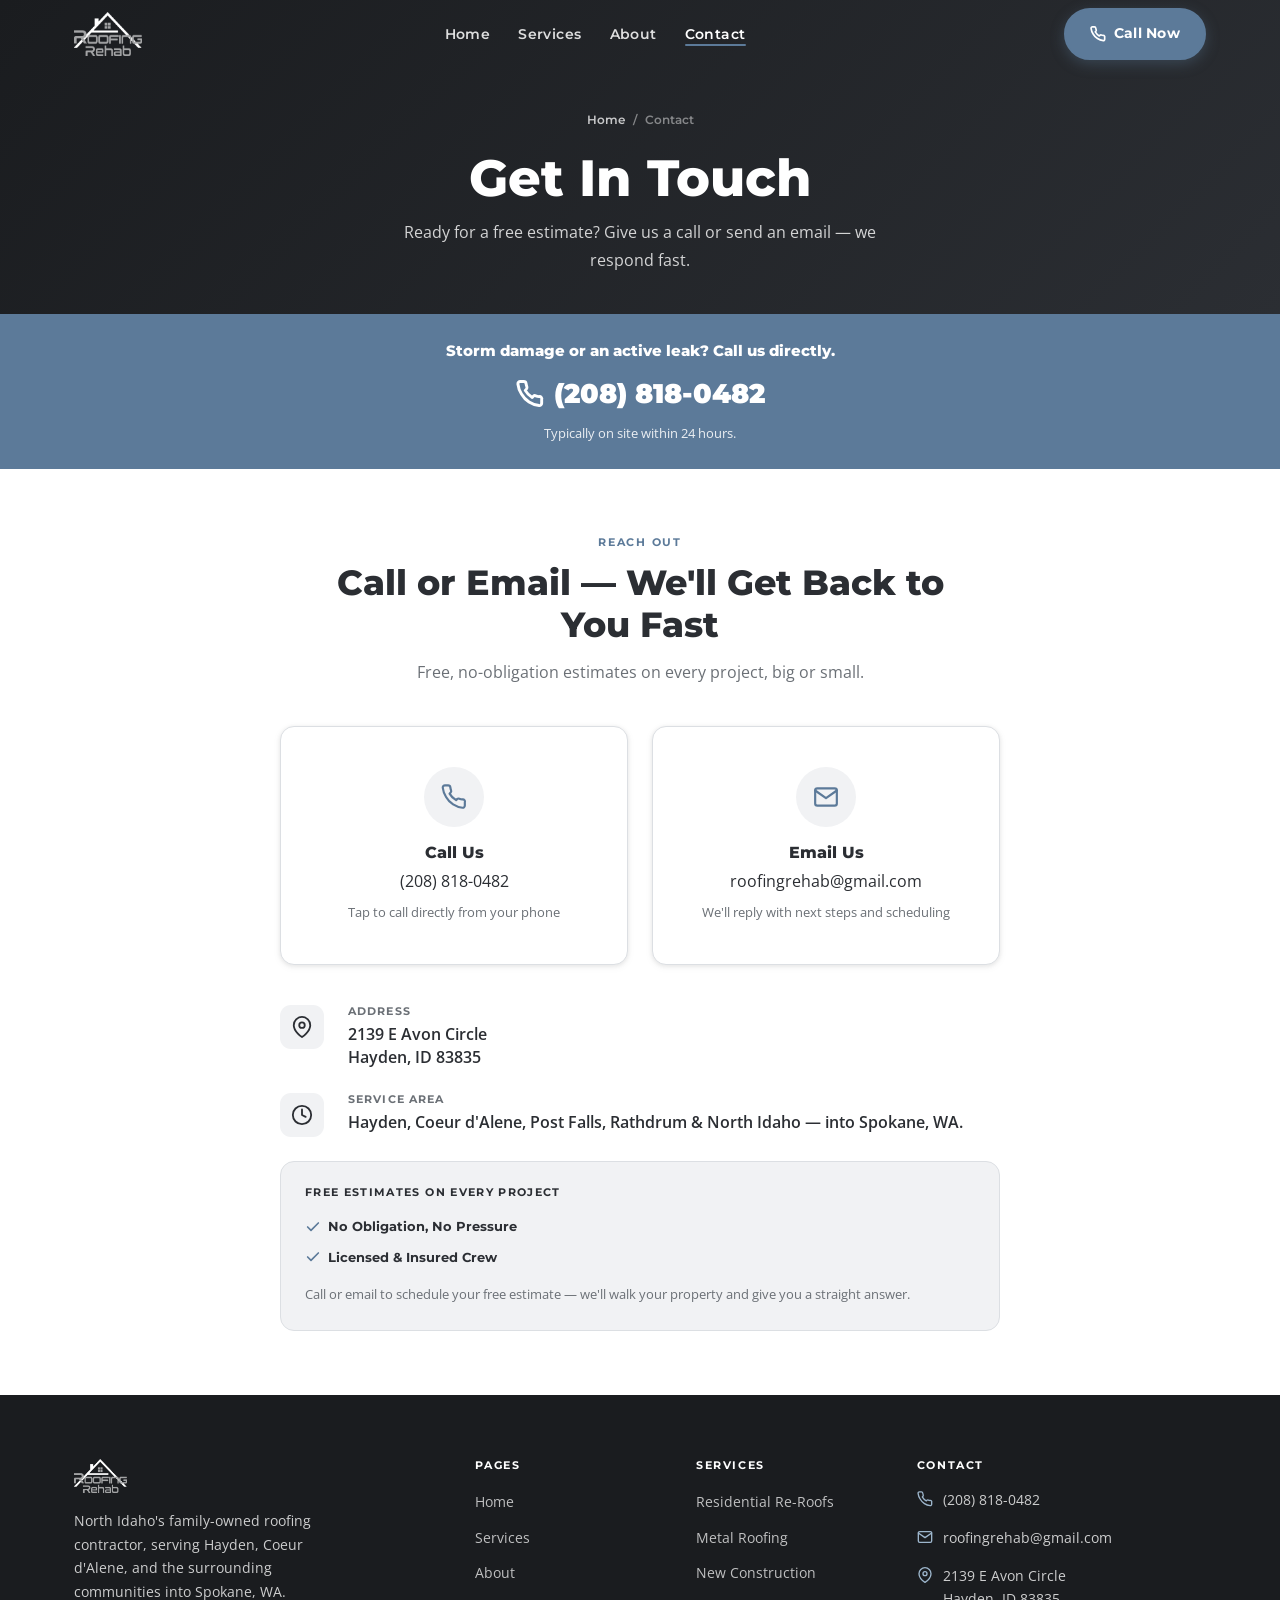
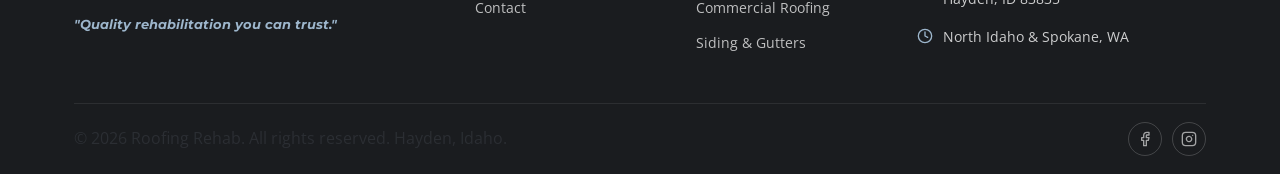
<file: contact.html>
<!DOCTYPE html>
<html lang="en" class="no-js">
<head>
  <meta charset="UTF-8" />
  <meta name="viewport" content="width=device-width, initial-scale=1.0" />
  <title>Contact | Roofing Rehab — Hayden, ID &amp; North Idaho</title>
  <meta name="description" content="Contact Roofing Rehab for a free roofing estimate. Call (208) 818-0482 or email roofingrehab@gmail.com. Serving North Idaho into Spokane, WA." />
  <link rel="canonical" href="https://roofing-rehab.com/contact.html" />

  <!-- Open Graph / Twitter -->
  <meta property="og:type" content="website" />
  <meta property="og:site_name" content="Roofing Rehab" />
  <meta property="og:title" content="Contact | Roofing Rehab — Hayden, ID & North Idaho" />
  <meta property="og:description" content="Contact Roofing Rehab for a free roofing estimate. Call (208) 818-0482 or email roofingrehab@gmail.com." />
  <meta property="og:url" content="https://roofing-rehab.com/contact.html" />
  <meta property="og:image" content="https://roofing-rehab.com/images/og-image.jpg" />
  <meta property="og:image:width" content="1200" />
  <meta property="og:image:height" content="630" />
  <meta property="og:locale" content="en_US" />
  <meta name="twitter:card" content="summary_large_image" />
  <meta name="twitter:title" content="Contact | Roofing Rehab — Hayden, ID & North Idaho" />
  <meta name="twitter:description" content="Contact Roofing Rehab for a free roofing estimate. Call (208) 818-0482." />
  <meta name="twitter:image" content="https://roofing-rehab.com/images/og-image.jpg" />

  <link rel="preconnect" href="https://fonts.googleapis.com" />
  <link rel="preconnect" href="https://fonts.gstatic.com" crossorigin />
  <link rel="stylesheet" href="https://fonts.googleapis.com/css2?family=Montserrat:wght@700;800;900&family=Open+Sans:wght@400;500;600&display=swap" />
  <link rel="stylesheet" href="css/styles.css" />
  <link rel="icon" href="images/favicon.ico" sizes="any" />
  <link rel="icon" type="image/png" sizes="32x32" href="images/favicon-32x32.png" />
  <link rel="icon" type="image/png" sizes="16x16" href="images/favicon-16x16.png" />
  <link rel="apple-touch-icon" href="images/apple-touch-icon.png" />

  <!-- BreadcrumbList + ContactPage structured data -->
  <script type="application/ld+json">
  {
    "@context": "https://schema.org",
    "@type": "BreadcrumbList",
    "itemListElement": [
      { "@type": "ListItem", "position": 1, "name": "Home", "item": "https://roofing-rehab.com/" },
      { "@type": "ListItem", "position": 2, "name": "Contact", "item": "https://roofing-rehab.com/contact.html" }
    ]
  }
  </script>
  <script type="application/ld+json">
  {
    "@context": "https://schema.org",
    "@type": "RoofingContractor",
    "name": "Roofing Rehab",
    "telephone": "+12088180482",
    "email": "roofingrehab@gmail.com",
    "url": "https://roofing-rehab.com/contact.html",
    "address": {
      "@type": "PostalAddress",
      "streetAddress": "2139 E Avon Circle",
      "addressLocality": "Hayden",
      "addressRegion": "ID",
      "postalCode": "83835",
      "addressCountry": "US"
    }
  }
  </script>
</head>
<body>

  <!-- Nav -->
  <nav class="nav scrolled">
    <div class="nav-inner">
      <a href="index.html" class="nav-logo">
        <img src="images/logo-white.png" alt="Roofing Rehab" />
      </a>
      <ul class="nav-links">
        <li><a href="index.html">Home</a></li>
        <li><a href="services.html">Services</a></li>
        <li><a href="about.html">About</a></li>
        <li><a href="contact.html">Contact</a></li>
      </ul>
      <a href="tel:+12088180482" class="btn btn-primary nav-cta pulse">
        <svg xmlns="http://www.w3.org/2000/svg" width="16" height="16" viewBox="0 0 24 24" fill="none" stroke="currentColor" stroke-width="2.5" stroke-linecap="round" stroke-linejoin="round"><path d="M22 16.92v3a2 2 0 0 1-2.18 2 19.79 19.79 0 0 1-8.63-3.07A19.5 19.5 0 0 1 4.69 12 19.79 19.79 0 0 1 1.62 3.46a2 2 0 0 1 1.99-2.17h3a2 2 0 0 1 2 1.72c.127.96.361 1.903.7 2.81a2 2 0 0 1-.45 2.11L7.91 8.91a16 16 0 0 0 6 6l.93-.94a2 2 0 0 1 2.11-.45c.907.339 1.85.573 2.81.7A2 2 0 0 1 22 16.92z"/></svg>
        Call Now
      </a>
      <div class="nav-hamburger" aria-label="Menu" role="button" tabindex="0">
        <span></span><span></span><span></span>
      </div>
    </div>
    <div class="nav-mobile-menu">
      <a href="index.html">Home</a>
      <a href="services.html">Services</a>
      <a href="about.html">About</a>
      <a href="contact.html">Contact</a>
      <a href="tel:+12088180482" class="btn btn-primary">Call (208) 818-0482</a>
    </div>
  </nav>

  <!-- Page Hero -->
  <div class="page-hero">
    <div class="container">
      <div class="breadcrumb"><a href="index.html">Home</a> <span>/</span> Contact</div>
      <h1 class="reveal">Get In Touch</h1>
      <p class="reveal">Ready for a free estimate? Give us a call or send an email — we respond fast.</p>
    </div>
  </div>

  <!-- Emergency Call-Out -->
  <div class="emergency-callout">
    <div class="container">
      <p>Storm damage or an active leak? Call us directly.</p>
      <a href="tel:+12088180482" class="phone-link">
        <svg xmlns="http://www.w3.org/2000/svg" width="28" height="28" viewBox="0 0 24 24" fill="none" stroke="currentColor" stroke-width="2.5" stroke-linecap="round" stroke-linejoin="round"><path d="M22 16.92v3a2 2 0 0 1-2.18 2 19.79 19.79 0 0 1-8.63-3.07A19.5 19.5 0 0 1 4.69 12 19.79 19.79 0 0 1 1.62 3.46a2 2 0 0 1 1.99-2.17h3a2 2 0 0 1 2 1.72c.127.96.361 1.903.7 2.81a2 2 0 0 1-.45 2.11L7.91 8.91a16 16 0 0 0 6 6l.93-.94a2 2 0 0 1 2.11-.45c.907.339 1.85.573 2.81.7A2 2 0 0 1 22 16.92z"/></svg>
        (208) 818-0482
      </a>
      <small>Typically on site within 24 hours.</small>
    </div>
  </div>

  <!-- Contact Layout -->
  <section class="section section-alt">
    <div class="container">
      <div class="contact-layout">

        <div style="max-width: 720px; margin: 0 auto; width:100%;">
          <div class="section-header" style="margin-bottom: var(--space-lg);">
            <span class="section-label reveal">Reach Out</span>
            <h2 class="reveal">Call or Email — We'll Get Back to You Fast</h2>
            <p class="reveal">Free, no-obligation estimates on every project, big or small.</p>
          </div>

          <div class="contact-tiles reveal">
            <a href="tel:+12088180482" class="contact-tile">
              <div class="contact-tile-icon">
                <svg xmlns="http://www.w3.org/2000/svg" width="26" height="26" viewBox="0 0 24 24" fill="none" stroke="currentColor" stroke-width="2" stroke-linecap="round" stroke-linejoin="round"><path d="M22 16.92v3a2 2 0 0 1-2.18 2 19.79 19.79 0 0 1-8.63-3.07A19.5 19.5 0 0 1 4.69 12 19.79 19.79 0 0 1 1.62 3.46a2 2 0 0 1 1.99-2.17h3a2 2 0 0 1 2 1.72c.127.96.361 1.903.7 2.81a2 2 0 0 1-.45 2.11L7.91 8.91a16 16 0 0 0 6 6l.93-.94a2 2 0 0 1 2.11-.45c.907.339 1.85.573 2.81.7A2 2 0 0 1 22 16.92z"/></svg>
              </div>
              <h3>Call Us</h3>
              <span class="big-link">(208) 818-0482</span>
              <p class="sub">Tap to call directly from your phone</p>
            </a>
            <a href="mailto:roofingrehab@gmail.com" class="contact-tile">
              <div class="contact-tile-icon">
                <svg xmlns="http://www.w3.org/2000/svg" width="26" height="26" viewBox="0 0 24 24" fill="none" stroke="currentColor" stroke-width="2" stroke-linecap="round" stroke-linejoin="round"><path d="M4 4h16c1.1 0 2 .9 2 2v12c0 1.1-.9 2-2 2H4c-1.1 0-2-.9-2-2V6c0-1.1.9-2 2-2z"/><polyline points="22,6 12,13 2,6"/></svg>
              </div>
              <h3>Email Us</h3>
              <span class="big-link">roofingrehab@gmail.com</span>
              <p class="sub">We'll reply with next steps and scheduling</p>
            </a>
          </div>

          <div class="contact-info-item reveal">
            <div class="contact-info-icon">
              <svg xmlns="http://www.w3.org/2000/svg" width="22" height="22" viewBox="0 0 24 24" fill="none" stroke="currentColor" stroke-width="2" stroke-linecap="round" stroke-linejoin="round"><path d="M21 10c0 7-9 13-9 13s-9-6-9-13a9 9 0 0 1 18 0z"/><circle cx="12" cy="10" r="3"/></svg>
            </div>
            <div>
              <h4>Address</h4>
              <p>2139 E Avon Circle<br />Hayden, ID 83835</p>
            </div>
          </div>

          <div class="contact-info-item reveal">
            <div class="contact-info-icon">
              <svg xmlns="http://www.w3.org/2000/svg" width="22" height="22" viewBox="0 0 24 24" fill="none" stroke="currentColor" stroke-width="2" stroke-linecap="round" stroke-linejoin="round"><circle cx="12" cy="12" r="10"/><polyline points="12 6 12 12 16 14"/></svg>
            </div>
            <div>
              <h4>Service Area</h4>
              <p>Hayden, Coeur d'Alene, Post Falls, Rathdrum &amp; North Idaho — into Spokane, WA.</p>
            </div>
          </div>

          <!-- Discounts -->
          <div class="discounts-box reveal">
            <h4>Free Estimates on Every Project</h4>
            <div class="discount-list">
              <div class="discount-item">
                <svg xmlns="http://www.w3.org/2000/svg" width="16" height="16" viewBox="0 0 24 24" fill="none" stroke="currentColor" stroke-width="2.5" stroke-linecap="round" stroke-linejoin="round"><polyline points="20 6 9 17 4 12"/></svg>
                No Obligation, No Pressure
              </div>
              <div class="discount-item">
                <svg xmlns="http://www.w3.org/2000/svg" width="16" height="16" viewBox="0 0 24 24" fill="none" stroke="currentColor" stroke-width="2.5" stroke-linecap="round" stroke-linejoin="round"><polyline points="20 6 9 17 4 12"/></svg>
                Licensed &amp; Insured Crew
              </div>
            </div>
            <small>Call or email to schedule your free estimate — we'll walk your property and give you a straight answer.</small>
          </div>
        </div>

        <!-- Form Column (hidden — re-enable once spam-screened form backend is wired up) -->
        <div class="reveal" style="display:none;">
          <div class="contact-form-wrap">
            <h3>Send Us a Message</h3>
            <p>Not urgent? Fill out the form and we'll get back to you promptly.</p>
            <form>
              <div class="form-row">
                <div class="form-group">
                  <label for="first-name">First Name</label>
                  <input type="text" id="first-name" name="first-name" placeholder="Dante" required />
                </div>
                <div class="form-group">
                  <label for="last-name">Last Name</label>
                  <input type="text" id="last-name" name="last-name" placeholder="Hardin" required />
                </div>
              </div>
              <div class="form-group">
                <label for="phone">Phone Number</label>
                <input type="tel" id="phone" name="phone" placeholder="(208) 555-0000" />
              </div>
              <div class="form-group">
                <label for="email">Email Address</label>
                <input type="email" id="email" name="email" placeholder="you@example.com" required />
              </div>
              <div class="form-group">
                <label for="service">Service Needed</label>
                <select id="service" name="service">
                  <option value="">Select a service...</option>
                  <option>Residential Re-Roof</option>
                  <option>Metal Roofing</option>
                  <option>New Construction</option>
                  <option>Roof Addition</option>
                  <option>Commercial Roofing</option>
                  <option>Siding</option>
                  <option>Gutters</option>
                  <option>Roof Inspection</option>
                  <option>Emergency Repair</option>
                  <option>Other</option>
                </select>
              </div>
              <div class="form-group">
                <label for="message">Message</label>
                <textarea id="message" name="message" placeholder="Tell us about your project — roof type, timeline, any damage..." required></textarea>
              </div>
              <button type="submit" class="btn btn-primary" style="width:100%; justify-content:center; font-size:1rem; padding:16px;">
                Send Message
              </button>
              <p class="form-note">For urgent issues, please call directly: <a href="tel:+12088180482">(208) 818-0482</a></p>
            </form>
          </div>
        </div>

      </div>

    </div>
  </section>

  <!-- Footer -->
  <footer class="footer">
    <div class="container">
      <div class="footer-grid">
        <div class="footer-brand">
          <img src="images/logo-white.png" alt="Roofing Rehab" style="height:34px;" />
          <p>North Idaho's family-owned roofing contractor, serving Hayden, Coeur d'Alene, and the surrounding communities into Spokane, WA.</p>
          <div class="footer-tagline">"Quality rehabilitation you can trust."</div>
        </div>
        <div class="footer-col">
          <h4>Pages</h4>
          <ul>
            <li><a href="index.html">Home</a></li>
            <li><a href="services.html">Services</a></li>
            <li><a href="about.html">About</a></li>
            <li><a href="contact.html">Contact</a></li>
          </ul>
        </div>
        <div class="footer-col">
          <h4>Services</h4>
          <ul>
            <li><a href="services.html">Residential Re-Roofs</a></li>
            <li><a href="services.html">Metal Roofing</a></li>
            <li><a href="services.html">New Construction</a></li>
            <li><a href="services.html">Commercial Roofing</a></li>
            <li><a href="services.html">Siding &amp; Gutters</a></li>
          </ul>
        </div>
        <div class="footer-col">
          <h4>Contact</h4>
          <div class="footer-contact-item">
            <svg xmlns="http://www.w3.org/2000/svg" width="16" height="16" viewBox="0 0 24 24" fill="none" stroke="currentColor" stroke-width="2" stroke-linecap="round" stroke-linejoin="round"><path d="M22 16.92v3a2 2 0 0 1-2.18 2 19.79 19.79 0 0 1-8.63-3.07A19.5 19.5 0 0 1 4.69 12 19.79 19.79 0 0 1 1.62 3.46a2 2 0 0 1 1.99-2.17h3a2 2 0 0 1 2 1.72c.127.96.361 1.903.7 2.81a2 2 0 0 1-.45 2.11L7.91 8.91a16 16 0 0 0 6 6l.93-.94a2 2 0 0 1 2.11-.45c.907.339 1.85.573 2.81.7A2 2 0 0 1 22 16.92z"/></svg>
            <a href="tel:+12088180482">(208) 818-0482</a>
          </div>
          <div class="footer-contact-item">
            <svg xmlns="http://www.w3.org/2000/svg" width="16" height="16" viewBox="0 0 24 24" fill="none" stroke="currentColor" stroke-width="2" stroke-linecap="round" stroke-linejoin="round"><path d="M4 4h16c1.1 0 2 .9 2 2v12c0 1.1-.9 2-2 2H4c-1.1 0-2-.9-2-2V6c0-1.1.9-2 2-2z"/><polyline points="22,6 12,13 2,6"/></svg>
            <a href="mailto:roofingrehab@gmail.com">roofingrehab@gmail.com</a>
          </div>
          <div class="footer-contact-item">
            <svg xmlns="http://www.w3.org/2000/svg" width="16" height="16" viewBox="0 0 24 24" fill="none" stroke="currentColor" stroke-width="2" stroke-linecap="round" stroke-linejoin="round"><path d="M21 10c0 7-9 13-9 13s-9-6-9-13a9 9 0 0 1 18 0z"/><circle cx="12" cy="10" r="3"/></svg>
            <span>2139 E Avon Circle<br />Hayden, ID 83835</span>
          </div>
          <div class="footer-contact-item">
            <svg xmlns="http://www.w3.org/2000/svg" width="16" height="16" viewBox="0 0 24 24" fill="none" stroke="currentColor" stroke-width="2" stroke-linecap="round" stroke-linejoin="round"><circle cx="12" cy="12" r="10"/><polyline points="12 6 12 12 16 14"/></svg>
            <span>North Idaho &amp; Spokane, WA</span>
          </div>
        </div>
      </div>
      <div class="footer-bottom">
        <p>&copy; 2026 Roofing Rehab. All rights reserved. Hayden, Idaho.</p>
        <div class="footer-social">
          <a href="#" target="_blank" rel="noopener" aria-label="Facebook">
            <svg xmlns="http://www.w3.org/2000/svg" width="16" height="16" viewBox="0 0 24 24" fill="none" stroke="currentColor" stroke-width="2" stroke-linecap="round" stroke-linejoin="round"><path d="M18 2h-3a5 5 0 0 0-5 5v3H7v4h3v8h4v-8h3l1-4h-4V7a1 1 0 0 1 1-1h3z"/></svg>
          </a>
          <a href="#" target="_blank" rel="noopener" aria-label="Instagram">
            <svg xmlns="http://www.w3.org/2000/svg" width="16" height="16" viewBox="0 0 24 24" fill="none" stroke="currentColor" stroke-width="2" stroke-linecap="round" stroke-linejoin="round"><rect x="2" y="2" width="20" height="20" rx="5" ry="5"/><path d="M16 11.37A4 4 0 1 1 12.63 8 4 4 0 0 1 16 11.37z"/><line x1="17.5" y1="6.5" x2="17.51" y2="6.5"/></svg>
          </a>
        </div>
      </div>
    </div>
  </footer>

  <a href="tel:+12088180482" class="fab" aria-label="Call Now">
    <svg xmlns="http://www.w3.org/2000/svg" width="20" height="20" viewBox="0 0 24 24" fill="none" stroke="currentColor" stroke-width="2.5" stroke-linecap="round" stroke-linejoin="round"><path d="M22 16.92v3a2 2 0 0 1-2.18 2 19.79 19.79 0 0 1-8.63-3.07A19.5 19.5 0 0 1 4.69 12 19.79 19.79 0 0 1 1.62 3.46a2 2 0 0 1 1.99-2.17h3a2 2 0 0 1 2 1.72c.127.96.361 1.903.7 2.81a2 2 0 0 1-.45 2.11L7.91 8.91a16 16 0 0 0 6 6l.93-.94a2 2 0 0 1 2.11-.45c.907.339 1.85.573 2.81.7A2 2 0 0 1 22 16.92z"/></svg>
    Call Now
  </a>

  <script src="js/main.js"></script>

</body>
</html>
</file>
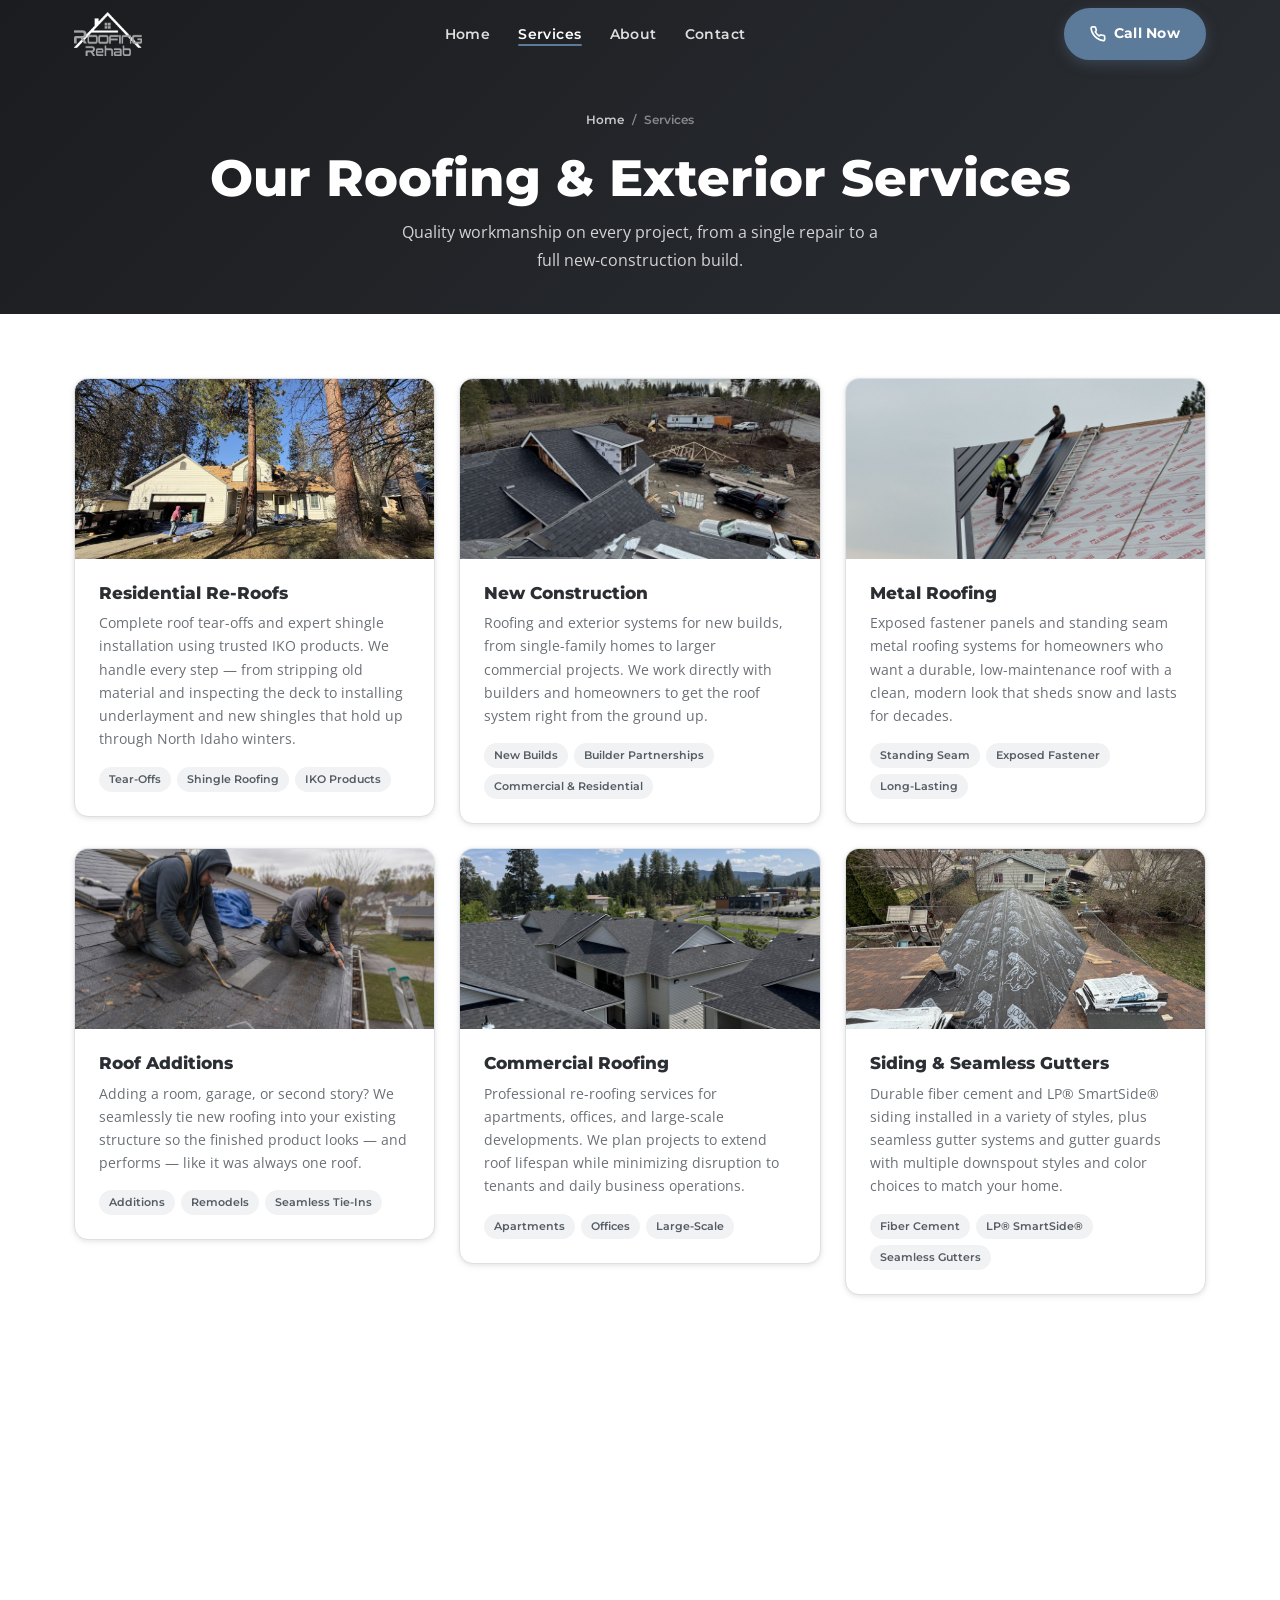
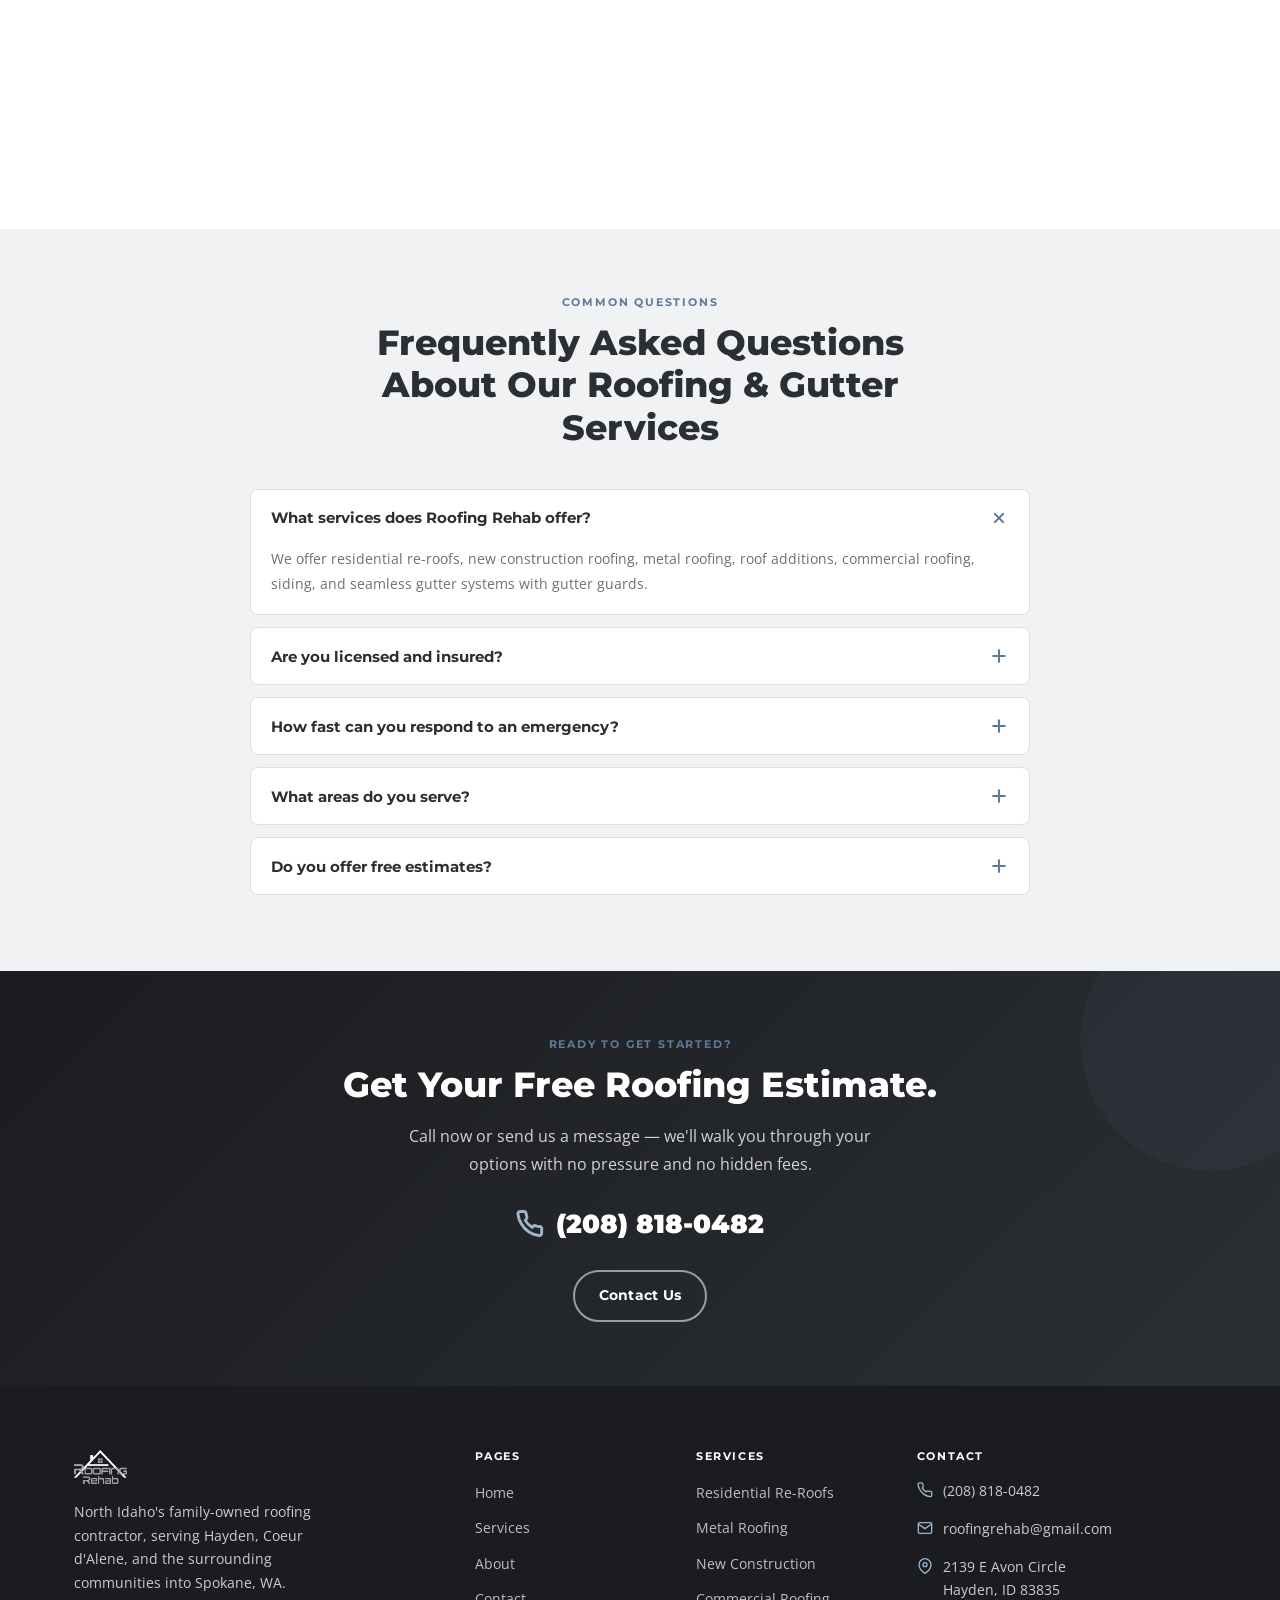
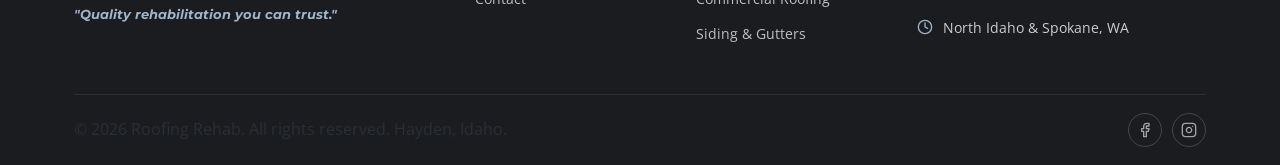
<file: services.html>
<!DOCTYPE html>
<html lang="en" class="no-js">
<head>
  <meta charset="UTF-8" />
  <meta name="viewport" content="width=device-width, initial-scale=1.0" />
  <title>Roofing Services | Roofing Rehab — Hayden, ID &amp; North Idaho</title>
  <meta name="description" content="Residential re-roofs, metal roofing, new construction, commercial roofing, siding &amp; gutters. Serving North Idaho into Spokane, WA. Free estimates: (208) 818-0482." />
  <link rel="canonical" href="https://roofing-rehab.com/services.html" />

  <!-- Open Graph / Twitter -->
  <meta property="og:type" content="website" />
  <meta property="og:site_name" content="Roofing Rehab" />
  <meta property="og:title" content="Roofing Services | Roofing Rehab — Hayden, ID & North Idaho" />
  <meta property="og:description" content="Residential re-roofs, metal roofing, new construction, commercial roofing, siding & gutters. Serving North Idaho into Spokane, WA." />
  <meta property="og:url" content="https://roofing-rehab.com/services.html" />
  <meta property="og:image" content="https://roofing-rehab.com/images/og-image.jpg" />
  <meta property="og:image:width" content="1200" />
  <meta property="og:image:height" content="630" />
  <meta property="og:locale" content="en_US" />
  <meta name="twitter:card" content="summary_large_image" />
  <meta name="twitter:title" content="Roofing Services | Roofing Rehab — Hayden, ID & North Idaho" />
  <meta name="twitter:description" content="Residential re-roofs, metal roofing, new construction, commercial roofing, siding & gutters. Free estimates." />
  <meta name="twitter:image" content="https://roofing-rehab.com/images/og-image.jpg" />

  <link rel="preconnect" href="https://fonts.googleapis.com" />
  <link rel="preconnect" href="https://fonts.gstatic.com" crossorigin />
  <link rel="stylesheet" href="https://fonts.googleapis.com/css2?family=Montserrat:wght@700;800;900&family=Open+Sans:wght@400;500;600&display=swap" />
  <link rel="stylesheet" href="css/styles.css" />
  <link rel="icon" href="images/favicon.ico" sizes="any" />
  <link rel="icon" type="image/png" sizes="32x32" href="images/favicon-32x32.png" />
  <link rel="icon" type="image/png" sizes="16x16" href="images/favicon-16x16.png" />
  <link rel="apple-touch-icon" href="images/apple-touch-icon.png" />

  <!-- BreadcrumbList structured data -->
  <script type="application/ld+json">
  {
    "@context": "https://schema.org",
    "@type": "BreadcrumbList",
    "itemListElement": [
      { "@type": "ListItem", "position": 1, "name": "Home", "item": "https://roofing-rehab.com/" },
      { "@type": "ListItem", "position": 2, "name": "Services", "item": "https://roofing-rehab.com/services.html" }
    ]
  }
  </script>

  <!-- FAQPage structured data -->
  <script type="application/ld+json">
  {
    "@context": "https://schema.org",
    "@type": "FAQPage",
    "mainEntity": [
      {
        "@type": "Question",
        "name": "What services does Roofing Rehab offer?",
        "acceptedAnswer": { "@type": "Answer", "text": "We offer residential re-roofs, new construction roofing, metal roofing, roof additions, commercial roofing, siding, and seamless gutter systems with gutter guards." }
      },
      {
        "@type": "Question",
        "name": "Are you licensed and insured?",
        "acceptedAnswer": { "@type": "Answer", "text": "Yes. Our team is fully licensed and insured, and all of our installations meet Idaho state code requirements." }
      },
      {
        "@type": "Question",
        "name": "How fast can you respond to an emergency?",
        "acceptedAnswer": { "@type": "Answer", "text": "We typically respond to emergency calls within 24 hours to assess damage and protect your home from further issues." }
      },
      {
        "@type": "Question",
        "name": "What areas do you serve?",
        "acceptedAnswer": { "@type": "Answer", "text": "We proudly serve Hayden, Coeur d'Alene, Post Falls, Rathdrum, and the greater North Idaho region, as well as Spokane, Washington." }
      },
      {
        "@type": "Question",
        "name": "Do you offer free estimates?",
        "acceptedAnswer": { "@type": "Answer", "text": "Yes, every estimate is free with no obligation. Call or send us a message and we'll schedule a time to take a look." }
      }
    ]
  }
  </script>
</head>
<body>

  <!-- Nav -->
  <nav class="nav scrolled">
    <div class="nav-inner">
      <a href="index.html" class="nav-logo">
        <img src="images/logo-white.png" alt="Roofing Rehab" />
      </a>
      <ul class="nav-links">
        <li><a href="index.html">Home</a></li>
        <li><a href="services.html">Services</a></li>
        <li><a href="about.html">About</a></li>
        <li><a href="contact.html">Contact</a></li>
      </ul>
      <a href="tel:+12088180482" class="btn btn-primary nav-cta pulse">
        <svg xmlns="http://www.w3.org/2000/svg" width="16" height="16" viewBox="0 0 24 24" fill="none" stroke="currentColor" stroke-width="2.5" stroke-linecap="round" stroke-linejoin="round"><path d="M22 16.92v3a2 2 0 0 1-2.18 2 19.79 19.79 0 0 1-8.63-3.07A19.5 19.5 0 0 1 4.69 12 19.79 19.79 0 0 1 1.62 3.46a2 2 0 0 1 1.99-2.17h3a2 2 0 0 1 2 1.72c.127.96.361 1.903.7 2.81a2 2 0 0 1-.45 2.11L7.91 8.91a16 16 0 0 0 6 6l.93-.94a2 2 0 0 1 2.11-.45c.907.339 1.85.573 2.81.7A2 2 0 0 1 22 16.92z"/></svg>
        Call Now
      </a>
      <div class="nav-hamburger" aria-label="Menu" role="button" tabindex="0">
        <span></span><span></span><span></span>
      </div>
    </div>
    <div class="nav-mobile-menu">
      <a href="index.html">Home</a>
      <a href="services.html">Services</a>
      <a href="about.html">About</a>
      <a href="contact.html">Contact</a>
      <a href="tel:+12088180482" class="btn btn-primary">Call (208) 818-0482</a>
    </div>
  </nav>

  <!-- Page Hero -->
  <div class="page-hero">
    <div class="container">
      <div class="breadcrumb"><a href="index.html">Home</a> <span>/</span> Services</div>
      <h1 class="reveal">Our Roofing &amp; Exterior Services</h1>
      <p class="reveal">Quality workmanship on every project, from a single repair to a full new-construction build.</p>
    </div>
  </div>

  <!-- Services Full Grid -->
  <section class="section section-alt">
    <div class="container">
      <div class="services-full-grid" data-stagger>

        <div class="service-full-card">
          <div class="service-full-img">
            <img src="images/residential-reroof-tearoff.jpg" alt="Residential roof tear-off and re-roof in progress" loading="lazy" />
          </div>
          <div class="service-full-body">
            <h3>Residential Re-Roofs</h3>
            <p>Complete roof tear-offs and expert shingle installation using trusted IKO products. We handle every step — from stripping old material and inspecting the deck to installing underlayment and new shingles that hold up through North Idaho winters.</p>
            <div class="service-tags">
              <span class="service-tag">Tear-Offs</span>
              <span class="service-tag">Shingle Roofing</span>
              <span class="service-tag">IKO Products</span>
            </div>
          </div>
        </div>

        <div class="service-full-card">
          <div class="service-full-img">
            <img src="images/new-construction-framing.jpg" alt="New construction home with roof framing and trusses" loading="lazy" />
          </div>
          <div class="service-full-body">
            <h3>New Construction</h3>
            <p>Roofing and exterior systems for new builds, from single-family homes to larger commercial projects. We work directly with builders and homeowners to get the roof system right from the ground up.</p>
            <div class="service-tags">
              <span class="service-tag">New Builds</span>
              <span class="service-tag">Builder Partnerships</span>
              <span class="service-tag">Commercial &amp; Residential</span>
            </div>
          </div>
        </div>

        <div class="service-full-card">
          <div class="service-full-img">
            <img src="images/metal-roofing-install.jpg" alt="Standing seam metal roofing installation" loading="lazy" />
          </div>
          <div class="service-full-body">
            <h3>Metal Roofing</h3>
            <p>Exposed fastener panels and standing seam metal roofing systems for homeowners who want a durable, low-maintenance roof with a clean, modern look that sheds snow and lasts for decades.</p>
            <div class="service-tags">
              <span class="service-tag">Standing Seam</span>
              <span class="service-tag">Exposed Fastener</span>
              <span class="service-tag">Long-Lasting</span>
            </div>
          </div>
        </div>

        <div class="service-full-card">
          <div class="service-full-img">
            <img src="images/roof-additions.jpg" alt="Roofing Rehab crew tearing off old shingles and replacing gutters during a roof addition project" loading="lazy" />
          </div>
          <div class="service-full-body">
            <h3>Roof Additions</h3>
            <p>Adding a room, garage, or second story? We seamlessly tie new roofing into your existing structure so the finished product looks — and performs — like it was always one roof.</p>
            <div class="service-tags">
              <span class="service-tag">Additions</span>
              <span class="service-tag">Remodels</span>
              <span class="service-tag">Seamless Tie-Ins</span>
            </div>
          </div>
        </div>

        <div class="service-full-card">
          <div class="service-full-img">
            <img src="images/commercial-multi-roof.jpg" alt="Aerial view of multi-building commercial roofing complex" loading="lazy" />
          </div>
          <div class="service-full-body">
            <h3>Commercial Roofing</h3>
            <p>Professional re-roofing services for apartments, offices, and large-scale developments. We plan projects to extend roof lifespan while minimizing disruption to tenants and daily business operations.</p>
            <div class="service-tags">
              <span class="service-tag">Apartments</span>
              <span class="service-tag">Offices</span>
              <span class="service-tag">Large-Scale</span>
            </div>
          </div>
        </div>

        <div class="service-full-card">
          <div class="service-full-img">
            <img src="images/jobsite-overview.jpg" alt="Roofing Rehab jobsite with underlayment and materials staged" loading="lazy" />
          </div>
          <div class="service-full-body">
            <h3>Siding &amp; Seamless Gutters</h3>
            <p>Durable fiber cement and LP&reg; SmartSide&reg; siding installed in a variety of styles, plus seamless gutter systems and gutter guards with multiple downspout styles and color choices to match your home.</p>
            <div class="service-tags">
              <span class="service-tag">Fiber Cement</span>
              <span class="service-tag">LP&reg; SmartSide&reg;</span>
              <span class="service-tag">Seamless Gutters</span>
            </div>
          </div>
        </div>

        <div class="service-full-card">
          <div class="service-full-img">
            <img src="images/roof-inspection.jpg" alt="Roofing Rehab technician inspecting shingles and marking issues around a roof vent" loading="lazy" />
          </div>
          <div class="service-full-body">
            <h3>Roof Inspections</h3>
            <p>Thorough inspections identify potential issues — damaged flashing, worn shingles, ventilation problems — before they escalate into costly repairs. Great for pre-listing, insurance claims, or routine maintenance.</p>
            <div class="service-tags">
              <span class="service-tag">Pre-Listing</span>
              <span class="service-tag">Insurance Claims</span>
              <span class="service-tag">Maintenance</span>
            </div>
          </div>
        </div>

        <div class="service-full-card">
          <div class="service-full-img">
            <img src="images/emergency-repair.jpg" alt="Roofing Rehab crew making emergency shingle repairs in the rain" loading="lazy" />
          </div>
          <div class="service-full-body">
            <h3>Emergency Repairs</h3>
            <p>Storm damage or a sudden leak doesn't wait — neither do we. Fast, efficient repairs to protect your home from water damage after severe weather, typically on site within 24 hours.</p>
            <div class="service-tags">
              <span class="service-tag">Storm Damage</span>
              <span class="service-tag">Leak Repair</span>
              <span class="service-tag">24-Hr Response</span>
            </div>
          </div>
        </div>

      </div>
    </div>
  </section>

  <!-- FAQ -->
  <section class="section section-ice">
    <div class="container">
      <div class="section-header">
        <span class="section-label reveal">Common Questions</span>
        <h2 class="reveal">Frequently Asked Questions About Our Roofing &amp; Gutter Services</h2>
      </div>
      <div class="faq-list reveal">
        <div class="faq-item open">
          <button class="faq-question">
            What services does Roofing Rehab offer?
            <svg xmlns="http://www.w3.org/2000/svg" width="20" height="20" viewBox="0 0 24 24" fill="none" stroke="currentColor" stroke-width="2.5" stroke-linecap="round" stroke-linejoin="round"><line x1="12" y1="5" x2="12" y2="19"/><line x1="5" y1="12" x2="19" y2="12"/></svg>
          </button>
          <div class="faq-answer"><p>We offer residential re-roofs, new construction roofing, metal roofing, roof additions, commercial roofing, siding, and seamless gutter systems with gutter guards.</p></div>
        </div>
        <div class="faq-item">
          <button class="faq-question">
            Are you licensed and insured?
            <svg xmlns="http://www.w3.org/2000/svg" width="20" height="20" viewBox="0 0 24 24" fill="none" stroke="currentColor" stroke-width="2.5" stroke-linecap="round" stroke-linejoin="round"><line x1="12" y1="5" x2="12" y2="19"/><line x1="5" y1="12" x2="19" y2="12"/></svg>
          </button>
          <div class="faq-answer"><p>Yes. Our team is fully licensed and insured, and all of our installations meet Idaho state code requirements.</p></div>
        </div>
        <div class="faq-item">
          <button class="faq-question">
            How fast can you respond to an emergency?
            <svg xmlns="http://www.w3.org/2000/svg" width="20" height="20" viewBox="0 0 24 24" fill="none" stroke="currentColor" stroke-width="2.5" stroke-linecap="round" stroke-linejoin="round"><line x1="12" y1="5" x2="12" y2="19"/><line x1="5" y1="12" x2="19" y2="12"/></svg>
          </button>
          <div class="faq-answer"><p>We typically respond to emergency calls within 24 hours to assess damage and protect your home from further issues.</p></div>
        </div>
        <div class="faq-item">
          <button class="faq-question">
            What areas do you serve?
            <svg xmlns="http://www.w3.org/2000/svg" width="20" height="20" viewBox="0 0 24 24" fill="none" stroke="currentColor" stroke-width="2.5" stroke-linecap="round" stroke-linejoin="round"><line x1="12" y1="5" x2="12" y2="19"/><line x1="5" y1="12" x2="19" y2="12"/></svg>
          </button>
          <div class="faq-answer"><p>We proudly serve Hayden, Coeur d'Alene, Post Falls, Rathdrum, and the greater North Idaho region, as well as Spokane, Washington.</p></div>
        </div>
        <div class="faq-item">
          <button class="faq-question">
            Do you offer free estimates?
            <svg xmlns="http://www.w3.org/2000/svg" width="20" height="20" viewBox="0 0 24 24" fill="none" stroke="currentColor" stroke-width="2.5" stroke-linecap="round" stroke-linejoin="round"><line x1="12" y1="5" x2="12" y2="19"/><line x1="5" y1="12" x2="19" y2="12"/></svg>
          </button>
          <div class="faq-answer"><p>Yes, every estimate is free with no obligation. Call or send us a message and we'll schedule a time to take a look.</p></div>
        </div>
      </div>
    </div>
  </section>

  <!-- CTA Banner -->
  <section class="cta-banner">
    <div class="container">
      <span class="section-label reveal">Ready to Get Started?</span>
      <h2 class="reveal">Get Your Free Roofing Estimate.</h2>
      <p class="reveal">Call now or send us a message — we'll walk you through your options with no pressure and no hidden fees.</p>
      <a href="tel:+12088180482" class="cta-phone reveal">
        <svg xmlns="http://www.w3.org/2000/svg" width="28" height="28" viewBox="0 0 24 24" fill="none" stroke="currentColor" stroke-width="2.5" stroke-linecap="round" stroke-linejoin="round"><path d="M22 16.92v3a2 2 0 0 1-2.18 2 19.79 19.79 0 0 1-8.63-3.07A19.5 19.5 0 0 1 4.69 12 19.79 19.79 0 0 1 1.62 3.46a2 2 0 0 1 1.99-2.17h3a2 2 0 0 1 2 1.72c.127.96.361 1.903.7 2.81a2 2 0 0 1-.45 2.11L7.91 8.91a16 16 0 0 0 6 6l.93-.94a2 2 0 0 1 2.11-.45c.907.339 1.85.573 2.81.7A2 2 0 0 1 22 16.92z"/></svg>
        (208) 818-0482
      </a>
      <div class="cta-actions reveal">
        <a href="contact.html" class="btn btn-outline">Contact Us</a>
      </div>
    </div>
  </section>

  <!-- Footer -->
  <footer class="footer">
    <div class="container">
      <div class="footer-grid">
        <div class="footer-brand">
          <img src="images/logo-white.png" alt="Roofing Rehab" style="height:34px;" />
          <p>North Idaho's family-owned roofing contractor, serving Hayden, Coeur d'Alene, and the surrounding communities into Spokane, WA.</p>
          <div class="footer-tagline">"Quality rehabilitation you can trust."</div>
        </div>
        <div class="footer-col">
          <h4>Pages</h4>
          <ul>
            <li><a href="index.html">Home</a></li>
            <li><a href="services.html">Services</a></li>
            <li><a href="about.html">About</a></li>
            <li><a href="contact.html">Contact</a></li>
          </ul>
        </div>
        <div class="footer-col">
          <h4>Services</h4>
          <ul>
            <li><a href="services.html">Residential Re-Roofs</a></li>
            <li><a href="services.html">Metal Roofing</a></li>
            <li><a href="services.html">New Construction</a></li>
            <li><a href="services.html">Commercial Roofing</a></li>
            <li><a href="services.html">Siding &amp; Gutters</a></li>
          </ul>
        </div>
        <div class="footer-col">
          <h4>Contact</h4>
          <div class="footer-contact-item">
            <svg xmlns="http://www.w3.org/2000/svg" width="16" height="16" viewBox="0 0 24 24" fill="none" stroke="currentColor" stroke-width="2" stroke-linecap="round" stroke-linejoin="round"><path d="M22 16.92v3a2 2 0 0 1-2.18 2 19.79 19.79 0 0 1-8.63-3.07A19.5 19.5 0 0 1 4.69 12 19.79 19.79 0 0 1 1.62 3.46a2 2 0 0 1 1.99-2.17h3a2 2 0 0 1 2 1.72c.127.96.361 1.903.7 2.81a2 2 0 0 1-.45 2.11L7.91 8.91a16 16 0 0 0 6 6l.93-.94a2 2 0 0 1 2.11-.45c.907.339 1.85.573 2.81.7A2 2 0 0 1 22 16.92z"/></svg>
            <a href="tel:+12088180482">(208) 818-0482</a>
          </div>
          <div class="footer-contact-item">
            <svg xmlns="http://www.w3.org/2000/svg" width="16" height="16" viewBox="0 0 24 24" fill="none" stroke="currentColor" stroke-width="2" stroke-linecap="round" stroke-linejoin="round"><path d="M4 4h16c1.1 0 2 .9 2 2v12c0 1.1-.9 2-2 2H4c-1.1 0-2-.9-2-2V6c0-1.1.9-2 2-2z"/><polyline points="22,6 12,13 2,6"/></svg>
            <a href="mailto:roofingrehab@gmail.com">roofingrehab@gmail.com</a>
          </div>
          <div class="footer-contact-item">
            <svg xmlns="http://www.w3.org/2000/svg" width="16" height="16" viewBox="0 0 24 24" fill="none" stroke="currentColor" stroke-width="2" stroke-linecap="round" stroke-linejoin="round"><path d="M21 10c0 7-9 13-9 13s-9-6-9-13a9 9 0 0 1 18 0z"/><circle cx="12" cy="10" r="3"/></svg>
            <span>2139 E Avon Circle<br />Hayden, ID 83835</span>
          </div>
          <div class="footer-contact-item">
            <svg xmlns="http://www.w3.org/2000/svg" width="16" height="16" viewBox="0 0 24 24" fill="none" stroke="currentColor" stroke-width="2" stroke-linecap="round" stroke-linejoin="round"><circle cx="12" cy="12" r="10"/><polyline points="12 6 12 12 16 14"/></svg>
            <span>North Idaho &amp; Spokane, WA</span>
          </div>
        </div>
      </div>
      <div class="footer-bottom">
        <p>&copy; 2026 Roofing Rehab. All rights reserved. Hayden, Idaho.</p>
        <div class="footer-social">
          <a href="#" target="_blank" rel="noopener" aria-label="Facebook">
            <svg xmlns="http://www.w3.org/2000/svg" width="16" height="16" viewBox="0 0 24 24" fill="none" stroke="currentColor" stroke-width="2" stroke-linecap="round" stroke-linejoin="round"><path d="M18 2h-3a5 5 0 0 0-5 5v3H7v4h3v8h4v-8h3l1-4h-4V7a1 1 0 0 1 1-1h3z"/></svg>
          </a>
          <a href="#" target="_blank" rel="noopener" aria-label="Instagram">
            <svg xmlns="http://www.w3.org/2000/svg" width="16" height="16" viewBox="0 0 24 24" fill="none" stroke="currentColor" stroke-width="2" stroke-linecap="round" stroke-linejoin="round"><rect x="2" y="2" width="20" height="20" rx="5" ry="5"/><path d="M16 11.37A4 4 0 1 1 12.63 8 4 4 0 0 1 16 11.37z"/><line x1="17.5" y1="6.5" x2="17.51" y2="6.5"/></svg>
          </a>
        </div>
      </div>
    </div>
  </footer>

  <a href="tel:+12088180482" class="fab" aria-label="Call Now">
    <svg xmlns="http://www.w3.org/2000/svg" width="20" height="20" viewBox="0 0 24 24" fill="none" stroke="currentColor" stroke-width="2.5" stroke-linecap="round" stroke-linejoin="round"><path d="M22 16.92v3a2 2 0 0 1-2.18 2 19.79 19.79 0 0 1-8.63-3.07A19.5 19.5 0 0 1 4.69 12 19.79 19.79 0 0 1 1.62 3.46a2 2 0 0 1 1.99-2.17h3a2 2 0 0 1 2 1.72c.127.96.361 1.903.7 2.81a2 2 0 0 1-.45 2.11L7.91 8.91a16 16 0 0 0 6 6l.93-.94a2 2 0 0 1 2.11-.45c.907.339 1.85.573 2.81.7A2 2 0 0 1 22 16.92z"/></svg>
    Call Now
  </a>

  <script src="js/main.js"></script>

</body>
</html>
</file>
<file: css/styles.css>
/* ============================================================
   Roofing Rehab — styles.css  v1
   ============================================================ */

/* --- Variables --- */
:root {
  --color-primary:       #2B2E33;
  --color-primary-dark:  #1A1C1F;
  --color-primary-light: #565C64;
  --color-accent:        #5C7A99;
  --color-accent-dark:   #46617C;
  --color-ice:           #F1F2F4;
  --color-bg:            #F6F7F8;
  --color-bg-alt:        #FFFFFF;
  --color-text:          #2B2E33;
  --color-text-light:    #6B7076;
  --color-border:        #DCDFE3;
  --color-white:         #FFFFFF;

  /* Spacing scale */
  --space-xs:   8px;
  --space-sm:   16px;
  --space-md:   24px;
  --space-lg:   40px;
  --space-xl:   64px;
  --space-2xl:  96px;

  --shadow-sm:  0 1px 4px rgba(20,22,25,0.08), 0 2px 8px rgba(20,22,25,0.05);
  --shadow-md:  0 4px 16px rgba(20,22,25,0.10), 0 8px 24px rgba(20,22,25,0.06);
  --shadow-lg:  0 12px 40px rgba(20,22,25,0.16), 0 4px 12px rgba(20,22,25,0.08);

  --radius:     14px;
  --radius-sm:  8px;
  --radius-pill:50px;
  --transition: 0.25s ease;
  --max-width:  1180px;
}

/* --- Reset --- */
*, *::before, *::after { box-sizing: border-box; margin: 0; padding: 0; }
html { scroll-behavior: smooth; font-size: 16px; -webkit-text-size-adjust: 100%; }
body {
  font-family: 'Open Sans', sans-serif;
  background: var(--color-bg);
  color: var(--color-text);
  line-height: 1.7;
  overflow-x: hidden;
}
img { max-width: 100%; height: auto; display: block; }
a { color: inherit; text-decoration: none; }
ul { list-style: none; }
picture { display: block; }

/* --- Typography --- */
h1, h2, h3, h4, h5 {
  font-family: 'Montserrat', sans-serif;
  font-weight: 800;
  line-height: 1.2;
  color: var(--color-primary);
}
h1 { font-size: clamp(1.9rem, 4.5vw, 3.2rem); }
h2 { font-size: clamp(1.5rem, 3vw, 2.2rem); }
h3 { font-size: clamp(1rem, 1.8vw, 1.25rem); }
p  { font-size: 0.97rem; color: var(--color-text); line-height: 1.75; }

/* --- Layout --- */
.container { max-width: var(--max-width); margin: 0 auto; padding: 0 var(--space-md); }

.section     { padding: var(--space-xl) 0; }
.section-sm  { padding: var(--space-lg) 0; }
.section-alt  { background: var(--color-bg-alt); }
.section-navy { background: var(--color-primary); }
.section-ice  { background: var(--color-ice); }

/* --- Section headers --- */
.section-label {
  display: inline-block;
  font-family: 'Montserrat', sans-serif;
  font-size: 0.7rem;
  font-weight: 700;
  letter-spacing: 0.16em;
  text-transform: uppercase;
  color: var(--color-accent);
  margin-bottom: 10px;
}
.section-header {
  text-align: center;
  max-width: 640px;
  margin: 0 auto var(--space-lg);
}
.section-header .section-label { display: block; }
.section-header h2 { margin-bottom: 12px; }
.section-header p  { font-size: 1rem; color: var(--color-text-light); }

.section-navy .section-header h2,
.section-header-light { color: var(--color-white) !important; }
.section-navy .section-header p,
p.section-header-light { color: rgba(255,255,255,0.80) !important; }

/* --- Reveal animation --- */
.reveal {
  opacity: 0;
  transform: translateY(20px);
  transition: opacity 0.55s ease, transform 0.55s ease;
}
.reveal.visible { opacity: 1; transform: translateY(0); }
.no-js .reveal { opacity: 1; transform: none; }

/* ============================================================
   BUTTONS
   ============================================================ */
.btn {
  display: inline-flex;
  align-items: center;
  justify-content: center;
  gap: var(--space-xs);
  padding: 12px 24px;
  border-radius: var(--radius-pill);
  font-family: 'Montserrat', sans-serif;
  font-size: 0.88rem;
  font-weight: 700;
  letter-spacing: 0.02em;
  cursor: pointer;
  border: 2px solid transparent;
  transition: var(--transition);
  white-space: nowrap;
  text-decoration: none;
}
.btn-primary {
  background: var(--color-accent);
  color: var(--color-white);
  border-color: var(--color-accent);
  box-shadow: 0 4px 14px rgba(92,122,153,0.35);
}
.btn-primary:hover {
  background: var(--color-accent-dark);
  border-color: var(--color-accent-dark);
  transform: translateY(-2px);
  box-shadow: 0 6px 20px rgba(92,122,153,0.45);
}
.btn-outline {
  background: transparent;
  color: var(--color-white);
  border-color: rgba(255,255,255,0.55);
}
.btn-outline:hover {
  background: rgba(255,255,255,0.12);
  border-color: var(--color-white);
  transform: translateY(-2px);
}
.btn-navy {
  background: var(--color-primary);
  color: var(--color-white);
  border-color: var(--color-primary);
  box-shadow: var(--shadow-sm);
}
.btn-navy:hover {
  background: var(--color-primary-dark);
  border-color: var(--color-primary-dark);
  transform: translateY(-2px);
}
.btn-ghost {
  background: transparent;
  color: var(--color-primary);
  border-color: var(--color-primary);
}
.btn-ghost:hover {
  background: var(--color-primary);
  color: var(--color-white);
  transform: translateY(-2px);
}

@keyframes pulse {
  0%,100% { box-shadow: 0 4px 14px rgba(92,122,153,0.35); }
  50%      { box-shadow: 0 4px 24px rgba(92,122,153,0.65); }
}
.pulse { animation: pulse 2.6s ease infinite; }

/* ============================================================
   NAVIGATION
   ============================================================ */
.nav {
  position: fixed;
  top: 0;
  left: 0; right: 0;
  z-index: 1000;
  transition: background var(--transition), box-shadow var(--transition);
}
.nav.scrolled {
  background: var(--color-primary-dark);
  box-shadow: 0 2px 20px rgba(0,0,0,0.35);
}
.nav-inner {
  max-width: var(--max-width);
  margin: 0 auto;
  display: flex;
  align-items: center;
  justify-content: space-between;
  height: 68px;
  padding: 0 var(--space-md);
  transition: height var(--transition);
}
.nav.scrolled .nav-inner { height: 58px; }

.nav-logo { display: flex; align-items: center; gap: 10px; }
.nav-logo img { height: 44px; width: auto; }
.nav-logo span {
  font-family: 'Montserrat', sans-serif;
  font-weight: 800;
  font-size: 1.05rem;
  color: var(--color-white);
  letter-spacing: -0.01em;
}

.nav-links {
  display: flex;
  align-items: center;
  gap: 28px;
}
.nav-links a {
  font-family: 'Montserrat', sans-serif;
  font-size: 0.87rem;
  font-weight: 600;
  color: rgba(255,255,255,0.85);
  letter-spacing: 0.03em;
  transition: color var(--transition);
  position: relative;
  padding-bottom: 4px;
}
.nav-links a::after {
  content: '';
  position: absolute;
  bottom: 0; left: 0; right: 0;
  height: 2px;
  background: var(--color-accent);
  transform: scaleX(0);
  transform-origin: left;
  transition: transform var(--transition);
  border-radius: 2px;
}
.nav-links a:hover,
.nav-links a.active { color: var(--color-white); }
.nav-links a:hover::after,
.nav-links a.active::after { transform: scaleX(1); }
.nav-cta { margin-left: var(--space-sm); }

.nav-hamburger {
  display: none;
  flex-direction: column;
  gap: 5px;
  cursor: pointer;
  padding: 8px;
  background: none;
  border: none;
}
.nav-hamburger span {
  display: block;
  width: 24px; height: 2px;
  background: var(--color-white);
  border-radius: 2px;
  transition: var(--transition);
}
.nav-hamburger.open span:nth-child(1) { transform: translateY(7px) rotate(45deg); }
.nav-hamburger.open span:nth-child(2) { opacity: 0; transform: scaleX(0); }
.nav-hamburger.open span:nth-child(3) { transform: translateY(-7px) rotate(-45deg); }

.nav-mobile-menu {
  display: none;
  position: fixed;
  top: 58px; left: 0; right: 0;
  background: var(--color-primary-dark);
  flex-direction: column;
  padding: var(--space-md);
  box-shadow: 0 8px 32px rgba(0,0,0,0.3);
  z-index: 999;
  border-top: 1px solid rgba(255,255,255,0.08);
}
.nav-mobile-menu.open { display: flex; }
.nav-mobile-menu a {
  display: block;
  padding: 13px 0;
  font-family: 'Montserrat', sans-serif;
  font-size: 1rem;
  font-weight: 600;
  color: rgba(255,255,255,0.88);
  border-bottom: 1px solid rgba(255,255,255,0.07);
  transition: color var(--transition);
}
.nav-mobile-menu a:hover { color: var(--color-accent); }
.nav-mobile-menu .btn {
  margin-top: var(--space-md);
  width: 100%;
  font-size: 1rem;
  padding: 14px;
}

/* ============================================================
   HERO
   ============================================================ */
.hero {
  position: relative;
  min-height: 92vh;
  display: flex;
  align-items: center;
}
.hero-bg {
  position: absolute;
  inset: 0;
  overflow: hidden;
  background: var(--color-primary-dark);
}
.hero-bg img {
  position: absolute;
  inset: 0;
  width: 100%;
  height: 100%;
  object-fit: cover;
  object-position: center;
}
.hero-bg::after {
  content: '';
  position: absolute;
  inset: 0;
  background: linear-gradient(
    150deg,
    rgba(26,28,31,0.90) 0%,
    rgba(43,46,51,0.80) 55%,
    rgba(43,46,51,0.45) 100%
  );
}
.hero-content {
  position: relative;
  z-index: 2;
  padding: 130px var(--space-md) var(--space-xl);
  max-width: var(--max-width);
  margin: 0 auto;
  width: 100%;
}
.hero-badge {
  display: inline-flex;
  align-items: center;
  gap: 8px;
  background: rgba(92,122,153,0.18);
  border: 1px solid rgba(92,122,153,0.45);
  color: #9DB6CC;
  font-family: 'Montserrat', sans-serif;
  font-size: 0.73rem;
  font-weight: 700;
  letter-spacing: 0.12em;
  text-transform: uppercase;
  padding: 7px 16px;
  border-radius: var(--radius-pill);
  margin-bottom: var(--space-md);
}
.hero-badge .badge-dot {
  width: 6px; height: 6px;
  border-radius: 50%;
  background: var(--color-accent);
  animation: badge-blink 1.8s ease infinite;
  flex-shrink: 0;
}
@keyframes badge-blink {
  0%,100% { opacity: 1; }
  50% { opacity: 0.3; }
}
.hero h1 {
  color: var(--color-white);
  max-width: 680px;
  margin-bottom: var(--space-md);
}
.hero h1 span { color: #9DB6CC; }
.hero-sub {
  color: rgba(255,255,255,0.82);
  font-size: 1.05rem;
  max-width: 520px;
  margin-bottom: var(--space-lg);
  line-height: 1.75;
}
.hero-actions {
  display: flex;
  gap: var(--space-sm);
  flex-wrap: wrap;
  align-items: center;
  margin-bottom: var(--space-xl);
}
.hero-trust {
  display: flex;
  gap: var(--space-lg);
  flex-wrap: wrap;
  padding-top: var(--space-lg);
  border-top: 1px solid rgba(255,255,255,0.12);
}
.hero-trust-item {
  display: flex;
  align-items: center;
  gap: 8px;
  color: rgba(255,255,255,0.82);
  font-size: 0.87rem;
  font-family: 'Montserrat', sans-serif;
  font-weight: 600;
}
.hero-trust-item svg { color: var(--color-accent); flex-shrink: 0; }

.hero-scroll {
  position: absolute;
  bottom: var(--space-md);
  left: 50%;
  transform: translateX(-50%);
  display: flex;
  flex-direction: column;
  align-items: center;
  gap: 6px;
  color: rgba(255,255,255,0.35);
  font-size: 0.65rem;
  font-family: 'Montserrat', sans-serif;
  letter-spacing: 0.14em;
  text-transform: uppercase;
  animation: hero-bounce 2.2s ease infinite;
}
@keyframes hero-bounce {
  0%,100% { transform: translateX(-50%) translateY(0); }
  50%      { transform: translateX(-50%) translateY(7px); }
}

/* ============================================================
   STATS BAR
   ============================================================ */
.stats-bar {
  background: var(--color-primary);
  padding: var(--space-md) 0;
}
.stats-grid {
  display: grid;
  grid-template-columns: repeat(4, 1fr);
}
.stat-item {
  text-align: center;
  padding: var(--space-md) var(--space-sm);
  border-right: 1px solid rgba(255,255,255,0.10);
}
.stat-item:last-child { border-right: none; }
.stat-number {
  display: block;
  font-family: 'Montserrat', sans-serif;
  font-size: 2.2rem;
  font-weight: 900;
  color: #9DB6CC;
  line-height: 1.1;
}
.stat-suffix {
  font-size: 1.3rem;
  font-weight: 900;
  color: #9DB6CC;
}
.stat-label {
  font-family: 'Montserrat', sans-serif;
  font-size: 0.72rem;
  font-weight: 600;
  color: rgba(255,255,255,0.78);
  letter-spacing: 0.06em;
  text-transform: uppercase;
  margin-top: 5px;
  display: block;
}

/* ============================================================
   DISCOUNT / TRUST BAR
   ============================================================ */
.discount-bar {
  background: var(--color-bg-alt);
  border-bottom: 1px solid var(--color-border);
  padding: 14px 0;
}
.discount-bar .container {
  display: flex;
  justify-content: center;
  gap: var(--space-lg);
  flex-wrap: wrap;
  align-items: center;
}
.discount-item {
  display: flex;
  align-items: center;
  gap: 7px;
  font-family: 'Montserrat', sans-serif;
  font-size: 0.8rem;
  font-weight: 700;
  color: var(--color-primary);
}
.discount-item svg { color: var(--color-accent); flex-shrink: 0; }

/* ============================================================
   ABOUT SNIPPET
   ============================================================ */
.about-snippet .container {
  display: grid;
  grid-template-columns: 1fr 1fr;
  gap: var(--space-xl);
  align-items: center;
}
.about-img-wrap {
  position: relative;
  border-radius: var(--radius);
  overflow: hidden;
  box-shadow: var(--shadow-lg);
}
.about-img-wrap picture,
.about-img-wrap img {
  display: block;
  width: 100%;
  height: 420px;
  object-fit: cover;
}
.about-img-badge {
  position: absolute;
  bottom: var(--space-md);
  left: var(--space-md);
  background: var(--color-accent);
  color: var(--color-white);
  font-family: 'Montserrat', sans-serif;
  font-size: 0.8rem;
  font-weight: 700;
  padding: 7px 14px;
  border-radius: var(--radius-sm);
  box-shadow: var(--shadow-md);
}
.about-text .section-label { display: block; }
.about-text h2 { margin-bottom: var(--space-sm); }
.about-text p { color: var(--color-text-light); margin-bottom: var(--space-sm); }
.about-values {
  display: grid;
  grid-template-columns: 1fr 1fr;
  gap: var(--space-sm);
  margin: var(--space-md) 0 var(--space-md);
}
.about-value {
  display: flex;
  align-items: flex-start;
  gap: 11px;
}
.about-value-icon {
  width: 36px; height: 36px;
  background: var(--color-ice);
  border-radius: 9px;
  display: flex; align-items: center; justify-content: center;
  flex-shrink: 0;
  color: var(--color-primary-light);
}
.about-value h4 { font-size: 0.88rem; color: var(--color-primary); margin-bottom: 2px; }
.about-value p  { font-size: 0.8rem; color: var(--color-text-light); margin: 0; line-height: 1.5; }

/* ============================================================
   WAVE DIVIDERS
   ============================================================ */
.wave { display: block; overflow: hidden; line-height: 0; margin: 0; }
.wave svg { display: block; width: 100%; }

/* ============================================================
   SERVICES PREVIEW (homepage)
   ============================================================ */
.services-grid {
  display: grid;
  grid-template-columns: repeat(3, 1fr);
  gap: var(--space-md);
}
.service-card {
  background: var(--color-bg-alt);
  border-radius: var(--radius);
  padding: var(--space-md) var(--space-md);
  border: 1px solid var(--color-border);
  box-shadow: var(--shadow-sm);
  transition: transform var(--transition), box-shadow var(--transition), border-color var(--transition);
  display: flex;
  flex-direction: column;
}
.service-card:hover {
  transform: translateY(-4px);
  box-shadow: var(--shadow-md);
  border-color: var(--color-primary-light);
}
.service-icon {
  width: 48px; height: 48px;
  background: var(--color-ice);
  border-radius: 11px;
  display: flex; align-items: center; justify-content: center;
  margin-bottom: var(--space-sm);
  color: var(--color-primary);
  transition: background var(--transition), color var(--transition);
  flex-shrink: 0;
}
.service-card:hover .service-icon { background: var(--color-primary); color: var(--color-white); }
.service-card h3 { font-size: 1rem; margin-bottom: 8px; }
.service-card p  { font-size: 0.87rem; color: var(--color-text-light); line-height: 1.65; flex: 1; }

/* ============================================================
   WHY CHOOSE US
   ============================================================ */
.why-grid {
  display: grid;
  grid-template-columns: repeat(4, 1fr);
  gap: var(--space-md);
}
.why-card {
  text-align: center;
  padding: var(--space-md) var(--space-sm);
  background: rgba(255,255,255,0.07);
  border: 1px solid rgba(255,255,255,0.12);
  border-radius: var(--radius);
  transition: transform var(--transition), background var(--transition);
}
.why-card:hover { transform: translateY(-4px); background: rgba(255,255,255,0.12); }
.why-icon {
  width: 54px; height: 54px;
  background: rgba(92,122,153,0.18);
  border-radius: 50%;
  display: flex; align-items: center; justify-content: center;
  margin: 0 auto var(--space-sm);
  color: #9DB6CC;
  transition: background var(--transition), color var(--transition);
}
.why-card:hover .why-icon { background: var(--color-accent); color: var(--color-white); }
.why-card h3 { font-size: 0.97rem; color: var(--color-white); margin-bottom: 8px; }
.why-card p  { font-size: 0.87rem; color: rgba(255,255,255,0.80); line-height: 1.65; }

.why-card.light {
  background: var(--color-bg-alt);
  border-color: var(--color-border);
}
.why-card.light h3 { color: var(--color-primary); }
.why-card.light p  { color: var(--color-text-light); }
.why-card.light .why-icon { background: var(--color-ice); color: var(--color-primary); }
.why-card.light:hover .why-icon { background: var(--color-primary); color: var(--color-white); }

/* ============================================================
   CTA BANNER
   ============================================================ */
.cta-banner {
  background: linear-gradient(135deg, var(--color-primary-dark) 0%, var(--color-primary) 100%);
  padding: var(--space-xl) 0;
  text-align: center;
  position: relative;
  overflow: hidden;
}
.cta-banner::before {
  content: '';
  position: absolute;
  top: -60px; right: -60px;
  width: 260px; height: 260px;
  border-radius: 50%;
  background: rgba(92,122,153,0.08);
  pointer-events: none;
}
.cta-banner .container { position: relative; z-index: 1; }
.cta-banner .section-label { display: block; margin-bottom: 10px; }
.cta-banner h2 { color: var(--color-white); margin-bottom: var(--space-sm); }
.cta-banner > .container > p {
  color: rgba(255,255,255,0.80);
  font-size: 1rem;
  margin-bottom: var(--space-md);
  max-width: 480px;
  margin-left: auto;
  margin-right: auto;
}
.cta-phone {
  display: inline-flex;
  align-items: center;
  gap: 12px;
  color: var(--color-white);
  font-family: 'Montserrat', sans-serif;
  font-size: 1.6rem;
  font-weight: 900;
  margin-bottom: var(--space-md);
  transition: color var(--transition);
}
.cta-phone svg { color: #9DB6CC; }
.cta-phone:hover { color: #9DB6CC; }
.cta-actions { display: flex; gap: var(--space-sm); justify-content: center; flex-wrap: wrap; }

/* ============================================================
   FOOTER
   ============================================================ */
.footer {
  background: var(--color-primary-dark);
  padding: var(--space-xl) 0 0;
}
.footer-grid {
  display: grid;
  grid-template-columns: 2fr 1fr 1fr 1.6fr;
  gap: var(--space-lg);
  padding-bottom: var(--space-lg);
  border-bottom: 1px solid rgba(255,255,255,0.08);
}
.footer-brand img { height: 38px; margin-bottom: var(--space-sm); }
.footer-brand p {
  font-size: 0.87rem;
  line-height: 1.7;
  max-width: 260px;
  color: rgba(255,255,255,0.78);
}
.footer-tagline {
  color: #9DB6CC;
  font-family: 'Montserrat', sans-serif;
  font-size: 0.8rem;
  font-weight: 700;
  font-style: italic;
  margin-top: 10px;
}
.footer-col h4 {
  font-family: 'Montserrat', sans-serif;
  font-size: 0.7rem;
  font-weight: 700;
  letter-spacing: 0.14em;
  text-transform: uppercase;
  color: var(--color-white);
  margin-bottom: var(--space-sm);
}
.footer-col ul { display: flex; flex-direction: column; gap: 8px; }
.footer-col ul li a {
  font-size: 0.87rem;
  color: rgba(255,255,255,0.72);
  transition: color var(--transition);
}
.footer-col ul li a:hover { color: #9DB6CC; }
.footer-contact-item {
  display: flex;
  align-items: flex-start;
  gap: 10px;
  font-size: 0.87rem;
  margin-bottom: 14px;
  color: rgba(255,255,255,0.78);
}
.footer-contact-item svg { color: #9DB6CC; flex-shrink: 0; margin-top: 3px; }
.footer-contact-item a { color: rgba(255,255,255,0.78); }
.footer-contact-item a:hover { color: #9DB6CC; }
.footer-contact-item span { color: rgba(255,255,255,0.78); }
.footer-bottom {
  padding: 18px 0;
  display: flex;
  justify-content: space-between;
  align-items: center;
  font-size: 0.8rem;
  color: rgba(255,255,255,0.45);
  flex-wrap: wrap;
  gap: var(--space-sm);
}
.footer-social { display: flex; gap: 10px; }
.footer-social a {
  width: 34px; height: 34px;
  border-radius: 50%;
  border: 1px solid rgba(255,255,255,0.18);
  display: flex; align-items: center; justify-content: center;
  color: rgba(255,255,255,0.60);
  transition: var(--transition);
}
.footer-social a:hover { background: var(--color-accent); border-color: var(--color-accent); color: var(--color-white); }

/* ============================================================
   FAB
   ============================================================ */
.fab {
  position: fixed;
  bottom: 24px; right: 24px;
  z-index: 900;
  display: none;
  align-items: center;
  gap: 8px;
  background: var(--color-accent);
  color: var(--color-white);
  padding: 12px 18px;
  border-radius: var(--radius-pill);
  box-shadow: 0 6px 20px rgba(92,122,153,0.5);
  font-family: 'Montserrat', sans-serif;
  font-weight: 700;
  font-size: 0.87rem;
  animation: pulse 2.6s ease infinite;
  text-decoration: none;
}
.fab:hover { background: var(--color-accent-dark); transform: scale(1.04); }

/* ============================================================
   PAGE HERO (inner pages)
   ============================================================ */
.page-hero {
  background: linear-gradient(135deg, var(--color-primary-dark) 0%, var(--color-primary) 100%);
  padding: 110px 0 var(--space-lg);
  text-align: center;
}
.page-hero h1 { color: var(--color-white); margin-bottom: 10px; }
.page-hero p  { color: rgba(255,255,255,0.80); font-size: 1rem; max-width: 500px; margin: 0 auto; }
.breadcrumb {
  display: flex;
  justify-content: center;
  align-items: center;
  gap: 8px;
  margin-bottom: var(--space-sm);
  font-family: 'Montserrat', sans-serif;
  font-size: 0.76rem;
  font-weight: 600;
  color: rgba(255,255,255,0.45);
}
.breadcrumb a { color: rgba(255,255,255,0.75); transition: color var(--transition); }
.breadcrumb a:hover { color: #9DB6CC; }

/* ============================================================
   SERVICES PAGE — full grid
   ============================================================ */
.services-full-grid {
  display: grid;
  grid-template-columns: repeat(3, 1fr);
  gap: var(--space-md);
  align-items: start;
}
.service-full-card {
  background: var(--color-bg-alt);
  border-radius: var(--radius);
  overflow: hidden;
  border: 1px solid var(--color-border);
  box-shadow: var(--shadow-sm);
  transition: transform var(--transition), box-shadow var(--transition);
  display: flex;
  flex-direction: column;
}
.service-full-card:hover { transform: translateY(-4px); box-shadow: var(--shadow-md); }
.service-full-img { height: 180px; overflow: hidden; flex-shrink: 0; }
.service-full-img picture { height: 100%; }
.service-full-img img {
  width: 100%; height: 100%;
  object-fit: cover;
  transition: transform 0.5s ease;
  display: block;
}
.service-full-card:hover .service-full-img img { transform: scale(1.06); }
.service-full-placeholder {
  height: 180px;
  flex-shrink: 0;
  background: linear-gradient(135deg, var(--color-primary) 0%, var(--color-primary-light) 100%);
  display: flex;
  align-items: center;
  justify-content: center;
}
.service-full-placeholder svg { color: rgba(255,255,255,0.45); }
.service-full-body { padding: var(--space-md); flex: 1; display: flex; flex-direction: column; }
.service-full-body h3 { font-size: 1.05rem; margin-bottom: 8px; }
.service-full-body p  { font-size: 0.88rem; color: var(--color-text-light); margin-bottom: var(--space-sm); flex: 1; line-height: 1.65; }
.service-tags { display: flex; flex-wrap: wrap; gap: 6px; margin-top: auto; }
.service-tag {
  font-family: 'Montserrat', sans-serif;
  font-size: 0.7rem;
  font-weight: 600;
  background: var(--color-ice);
  color: var(--color-primary-light);
  padding: 3px 10px;
  border-radius: var(--radius-pill);
  white-space: nowrap;
}

/* ============================================================
   FAQ (accordion)
   ============================================================ */
.faq-list { max-width: 780px; margin: 0 auto; }
.faq-item {
  background: var(--color-bg-alt);
  border: 1px solid var(--color-border);
  border-radius: var(--radius-sm);
  margin-bottom: 12px;
  overflow: hidden;
}
.faq-question {
  width: 100%;
  display: flex;
  align-items: center;
  justify-content: space-between;
  gap: var(--space-sm);
  padding: 18px 20px;
  background: none;
  border: none;
  text-align: left;
  cursor: pointer;
  font-family: 'Montserrat', sans-serif;
  font-weight: 700;
  font-size: 0.95rem;
  color: var(--color-primary);
}
.faq-question svg { color: var(--color-accent); flex-shrink: 0; transition: transform var(--transition); }
.faq-item.open .faq-question svg { transform: rotate(45deg); }
.faq-answer {
  max-height: 0;
  overflow: hidden;
  transition: max-height 0.35s ease, padding var(--transition);
  padding: 0 20px;
}
.faq-item.open .faq-answer { max-height: 300px; padding: 0 20px 18px; }
.faq-answer p { color: var(--color-text-light); font-size: 0.9rem; }

/* ============================================================
   ABOUT PAGE
   ============================================================ */
.about-story .container {
  display: grid;
  grid-template-columns: 1fr 1fr;
  gap: var(--space-xl);
  align-items: start;
}
.about-story-img {
  border-radius: var(--radius);
  overflow: hidden;
  box-shadow: var(--shadow-lg);
  width: 100%;
}
.about-story-img picture,
.about-story-img img {
  display: block;
  width: 100%;
  height: 460px;
  object-fit: cover;
}
.certifications {
  display: flex;
  gap: var(--space-sm);
  flex-wrap: wrap;
  margin-top: var(--space-md);
}
.cert-badge {
  display: flex;
  align-items: center;
  gap: 8px;
  background: var(--color-ice);
  border: 1px solid var(--color-border);
  border-radius: var(--radius-sm);
  padding: 8px 14px;
  font-family: 'Montserrat', sans-serif;
  font-size: 0.8rem;
  font-weight: 700;
  color: var(--color-primary);
}
.cert-badge svg { color: var(--color-accent); }

/* Team */
.team-grid {
  display: grid;
  grid-template-columns: repeat(2, 1fr);
  gap: var(--space-md);
  max-width: 640px;
  margin: 0 auto;
}
.team-card {
  background: var(--color-bg-alt);
  border-radius: var(--radius);
  padding: var(--space-md);
  text-align: center;
  border: 1px solid var(--color-border);
  box-shadow: var(--shadow-sm);
  transition: transform var(--transition), box-shadow var(--transition);
}
.team-card:hover { transform: translateY(-4px); box-shadow: var(--shadow-md); }
.team-avatar {
  width: 96px; height: 96px;
  border-radius: 50%;
  background: var(--color-primary);
  display: flex; align-items: center; justify-content: center;
  margin: 0 auto var(--space-sm);
  font-family: 'Montserrat', sans-serif;
  font-weight: 900;
  font-size: 1.35rem;
  color: var(--color-white);
  overflow: hidden;
  border: 3px solid var(--color-border);
}
.team-avatar img {
  width: 100%; height: 100%;
  object-fit: cover;
  object-position: center top;
  display: block;
}
.team-card h3 { font-size: 1rem; margin-bottom: 4px; }
.team-card .team-role {
  font-family: 'Montserrat', sans-serif;
  font-size: 0.72rem;
  font-weight: 700;
  color: var(--color-accent);
  text-transform: uppercase;
  letter-spacing: 0.08em;
  margin-bottom: var(--space-sm);
  display: block;
}
.team-card p { font-size: 0.87rem; color: var(--color-text-light); line-height: 1.65; }

/* Pull quote */
.pull-quote {
  text-align: center;
  max-width: 720px;
  margin: 0 auto;
}
.pull-quote blockquote {
  font-family: 'Open Sans', sans-serif;
  font-size: 1.15rem;
  font-style: italic;
  color: rgba(255,255,255,0.92);
  line-height: 1.8;
  margin-bottom: var(--space-sm);
  quotes: none;
}
.pull-quote cite {
  font-family: 'Montserrat', sans-serif;
  font-size: 0.87rem;
  font-weight: 700;
  font-style: normal;
  color: #9DB6CC;
}

/* ============================================================
   GALLERY
   ============================================================ */
.gallery-grid {
  display: grid;
  grid-template-columns: repeat(3, 1fr);
  gap: var(--space-sm);
}
.gallery-item {
  border-radius: var(--radius-sm);
  overflow: hidden;
  box-shadow: var(--shadow-sm);
  aspect-ratio: 4/3;
}
.gallery-item img {
  width: 100%; height: 100%;
  object-fit: cover;
  transition: transform 0.5s ease;
}
.gallery-item:hover img { transform: scale(1.08); }

/* ============================================================
   CONTACT PAGE
   ============================================================ */
.contact-layout {
  display: grid;
  grid-template-columns: 1fr;
  gap: var(--space-xl);
  align-items: start;
}
.contact-info-item {
  display: flex;
  gap: var(--space-md);
  align-items: flex-start;
  margin-bottom: var(--space-md);
}
.contact-info-icon {
  width: 44px; height: 44px;
  background: var(--color-ice);
  border-radius: 11px;
  display: flex; align-items: center; justify-content: center;
  flex-shrink: 0;
  color: var(--color-primary);
}
.contact-info-item h4 {
  font-family: 'Montserrat', sans-serif;
  font-size: 0.7rem;
  font-weight: 700;
  letter-spacing: 0.10em;
  text-transform: uppercase;
  color: var(--color-text-light);
  margin-bottom: 4px;
}
.contact-info-item p,
.contact-info-item a {
  font-size: 0.97rem;
  font-weight: 600;
  color: var(--color-primary);
  line-height: 1.5;
  font-family: inherit;
}
.contact-info-item a:hover { color: var(--color-accent); }

.discounts-box {
  background: var(--color-ice);
  border: 1px solid var(--color-border);
  border-radius: var(--radius);
  padding: var(--space-md);
  margin-top: var(--space-md);
}
.discounts-box h4 {
  font-family: 'Montserrat', sans-serif;
  font-size: 0.7rem;
  font-weight: 700;
  letter-spacing: 0.12em;
  text-transform: uppercase;
  color: var(--color-primary);
  margin-bottom: var(--space-sm);
}
.discounts-box .discount-item { justify-content: flex-start; }
.discounts-box .discount-list { display: flex; flex-direction: column; gap: 9px; }
.discounts-box small { display: block; font-size: 0.8rem; color: var(--color-text-light); margin-top: var(--space-sm); }

/* Emergency callout on contact page */
.emergency-callout {
  background: var(--color-accent);
  padding: var(--space-md) 0;
  text-align: center;
}
.emergency-callout p {
  font-family: 'Montserrat', sans-serif;
  font-weight: 800;
  font-size: 0.95rem;
  color: var(--color-white);
  margin-bottom: 6px;
}
.emergency-callout a.phone-link {
  display: inline-flex;
  align-items: center;
  gap: 10px;
  font-family: 'Montserrat', sans-serif;
  font-size: 1.7rem;
  font-weight: 900;
  color: var(--color-white);
  transition: color var(--transition);
}
.emergency-callout a.phone-link:hover { color: var(--color-primary-dark); }
.emergency-callout small {
  display: block;
  font-size: 0.83rem;
  color: rgba(255,255,255,0.88);
  margin-top: 5px;
}

/* Big click-to-call/email tiles on contact page */
.contact-tiles {
  display: grid;
  grid-template-columns: 1fr 1fr;
  gap: var(--space-md);
  margin-bottom: var(--space-lg);
}
.contact-tile {
  background: var(--color-bg-alt);
  border: 1px solid var(--color-border);
  border-radius: var(--radius);
  padding: var(--space-lg) var(--space-md);
  text-align: center;
  box-shadow: var(--shadow-sm);
  transition: transform var(--transition), box-shadow var(--transition), border-color var(--transition);
}
.contact-tile:hover { transform: translateY(-4px); box-shadow: var(--shadow-md); border-color: var(--color-accent); }
.contact-tile-icon {
  width: 60px; height: 60px;
  background: var(--color-ice);
  border-radius: 50%;
  display: flex; align-items: center; justify-content: center;
  margin: 0 auto var(--space-sm);
  color: var(--color-accent);
}
.contact-tile h3 { font-size: 1rem; margin-bottom: 6px; }
.contact-tile a.big-link {
  font-family: 'Montserrat', sans-serif;
  font-weight: 800;
  font-size: 1.25rem;
  color: var(--color-primary);
  word-break: break-word;
}
.contact-tile a.big-link:hover { color: var(--color-accent); }
.contact-tile p.sub { font-size: 0.82rem; color: var(--color-text-light); margin-top: 6px; }


/* ============================================================
   RESPONSIVE
   ============================================================ */
@media (max-width: 1024px) {
  :root { --space-xl: 52px; --space-lg: 32px; }

  .services-grid        { grid-template-columns: repeat(2, 1fr); }
  .services-full-grid   { grid-template-columns: repeat(2, 1fr); }
  .why-grid             { grid-template-columns: repeat(2, 1fr); }
  .footer-grid          { grid-template-columns: 1fr 1fr; gap: var(--space-md); }
  .about-snippet .container { grid-template-columns: 1fr; gap: var(--space-lg); }
  .about-story .container   { grid-template-columns: 1fr; }
  .about-img-wrap picture,
  .about-img-wrap img   { height: 320px; }
  .gallery-grid { grid-template-columns: repeat(2, 1fr); }
}

@media (max-width: 768px) {
  :root {
    --space-xl: 44px;
    --space-lg: 28px;
  }

  .section { padding: 44px 0; }

  /* Nav */
  .nav-links, .nav-cta { display: none; }
  .nav-hamburger { display: flex; }
  .nav-inner { height: 58px; }

  /* Stats */
  .stats-grid { grid-template-columns: repeat(2, 1fr); }
  .stat-item  { border-right: none; border-bottom: 1px solid rgba(255,255,255,0.10); }
  .stat-item:nth-child(odd)  { border-right: 1px solid rgba(255,255,255,0.10); }
  .stat-item:last-child      { border-bottom: none; }
  .stat-item:nth-child(3)    { border-bottom: none; }

  /* About */
  .about-snippet .container { grid-template-columns: 1fr; }
  .about-values { grid-template-columns: 1fr; }
  .about-img-wrap picture,
  .about-img-wrap img { height: 240px; }

  /* Grids */
  .services-grid      { grid-template-columns: 1fr; }
  .services-full-grid { grid-template-columns: 1fr; }
  .why-grid           { grid-template-columns: 1fr 1fr; }
  .team-grid          { grid-template-columns: 1fr; max-width: 400px; margin: 0 auto; }
  .footer-grid        { grid-template-columns: 1fr; gap: var(--space-md); }
  .gallery-grid       { grid-template-columns: 1fr 1fr; }
  .contact-tiles      { grid-template-columns: 1fr; }

  /* CTA */
  .cta-actions { flex-direction: column; align-items: center; }
  .cta-actions .btn { width: 100%; max-width: 300px; }
  .cta-phone { font-size: 1.3rem; }

  /* Hero */
  .hero-trust { gap: var(--space-sm); }
  .hero-actions { flex-direction: column; align-items: flex-start; }
  .hero-actions .btn { width: 100%; max-width: 320px; }

  /* Discount bar */
  .discount-bar .container { gap: var(--space-sm); }

  /* FAB */
  .fab { display: flex; }

  /* Footer */
  .footer-brand p { max-width: 100%; }

  /* About story */
  .about-story-img,
  .about-story-img picture,
  .about-story-img img { height: 240px; }
}

@media (max-width: 540px) {
  :root { --space-xl: 36px; --space-lg: 24px; }

  .why-grid { grid-template-columns: 1fr; }
  .certifications { flex-direction: column; }
  .hero h1 { font-size: clamp(1.7rem, 7vw, 2.2rem); }
  .hero-sub { font-size: 0.97rem; }
  .emergency-callout a.phone-link { font-size: 1.35rem; }
  .stats-grid { grid-template-columns: 1fr 1fr; }
  .discount-bar .container { flex-direction: column; align-items: flex-start; padding: 0 var(--space-md); }
  .footer-bottom { flex-direction: column; text-align: center; }
  .pull-quote blockquote { font-size: 1rem; }
  .page-hero { padding: 96px 0 var(--space-md); }
  .gallery-grid { grid-template-columns: 1fr; }
}
</file>
